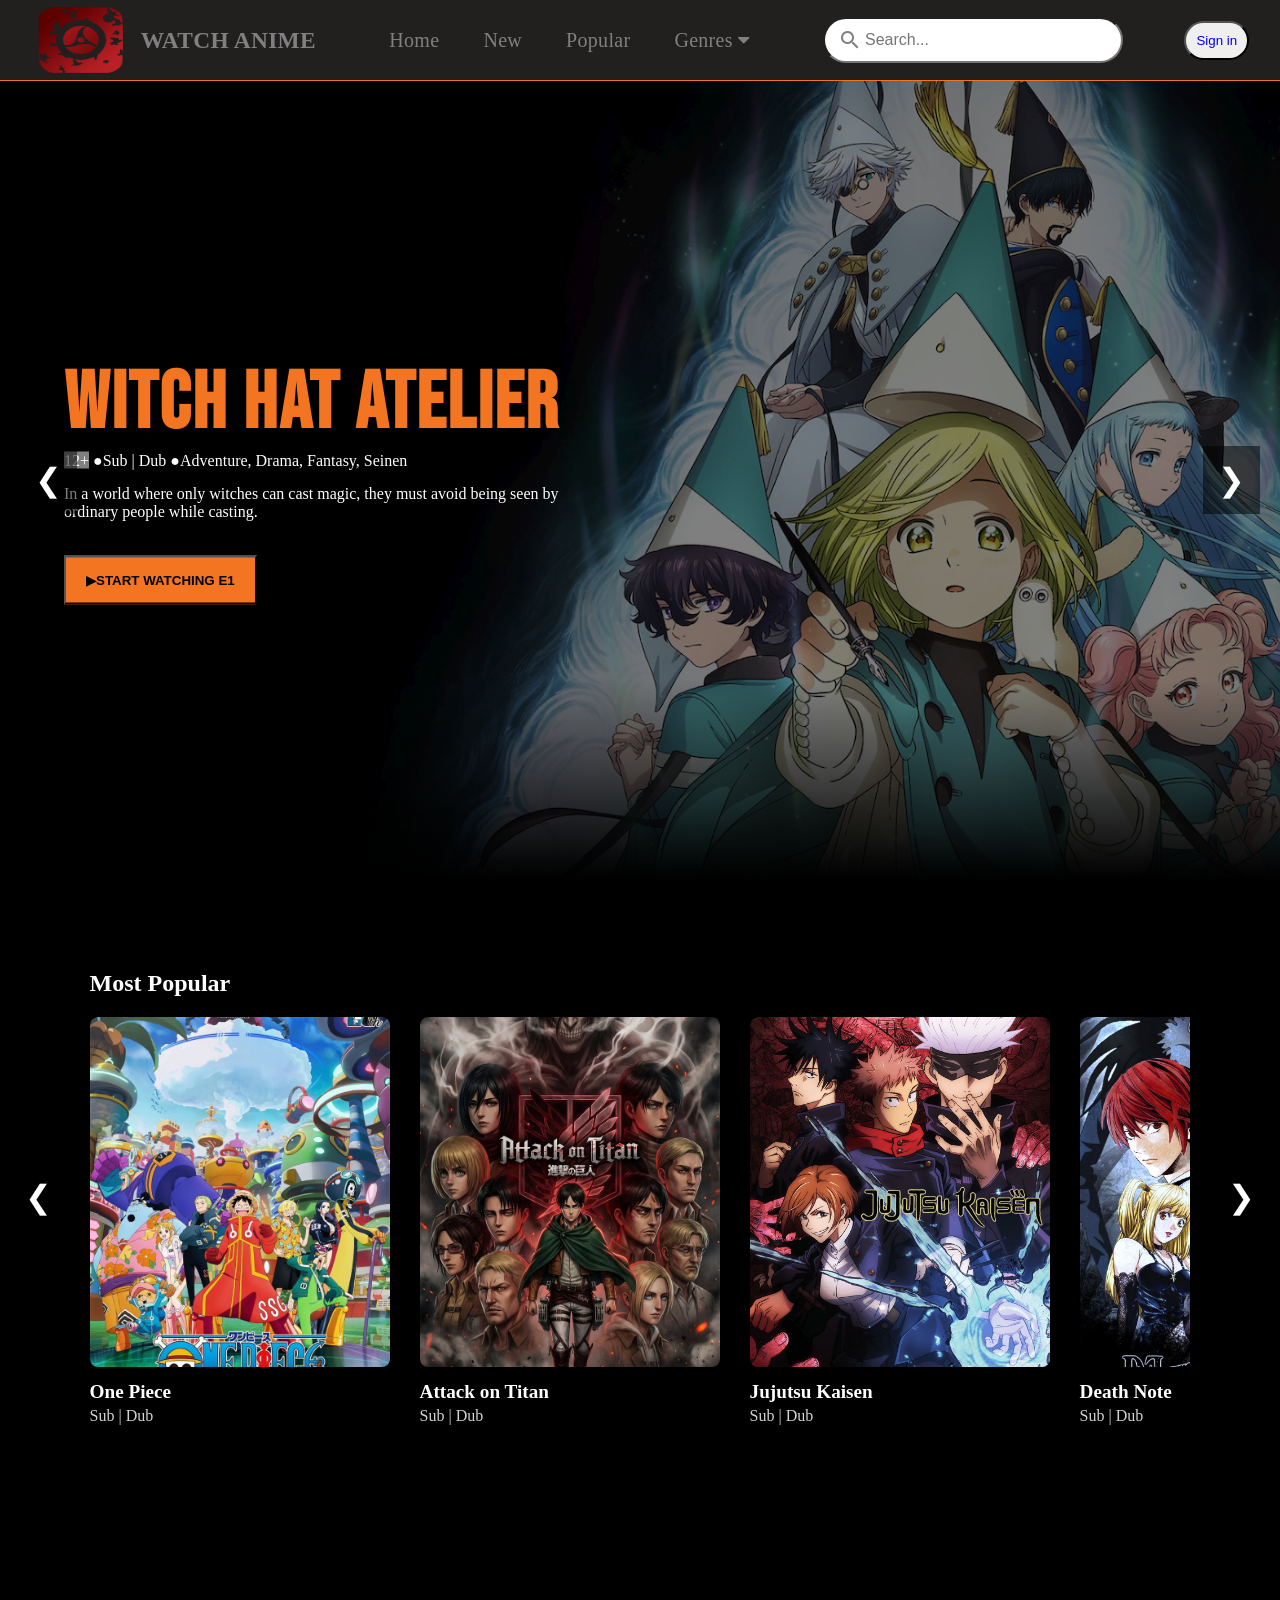
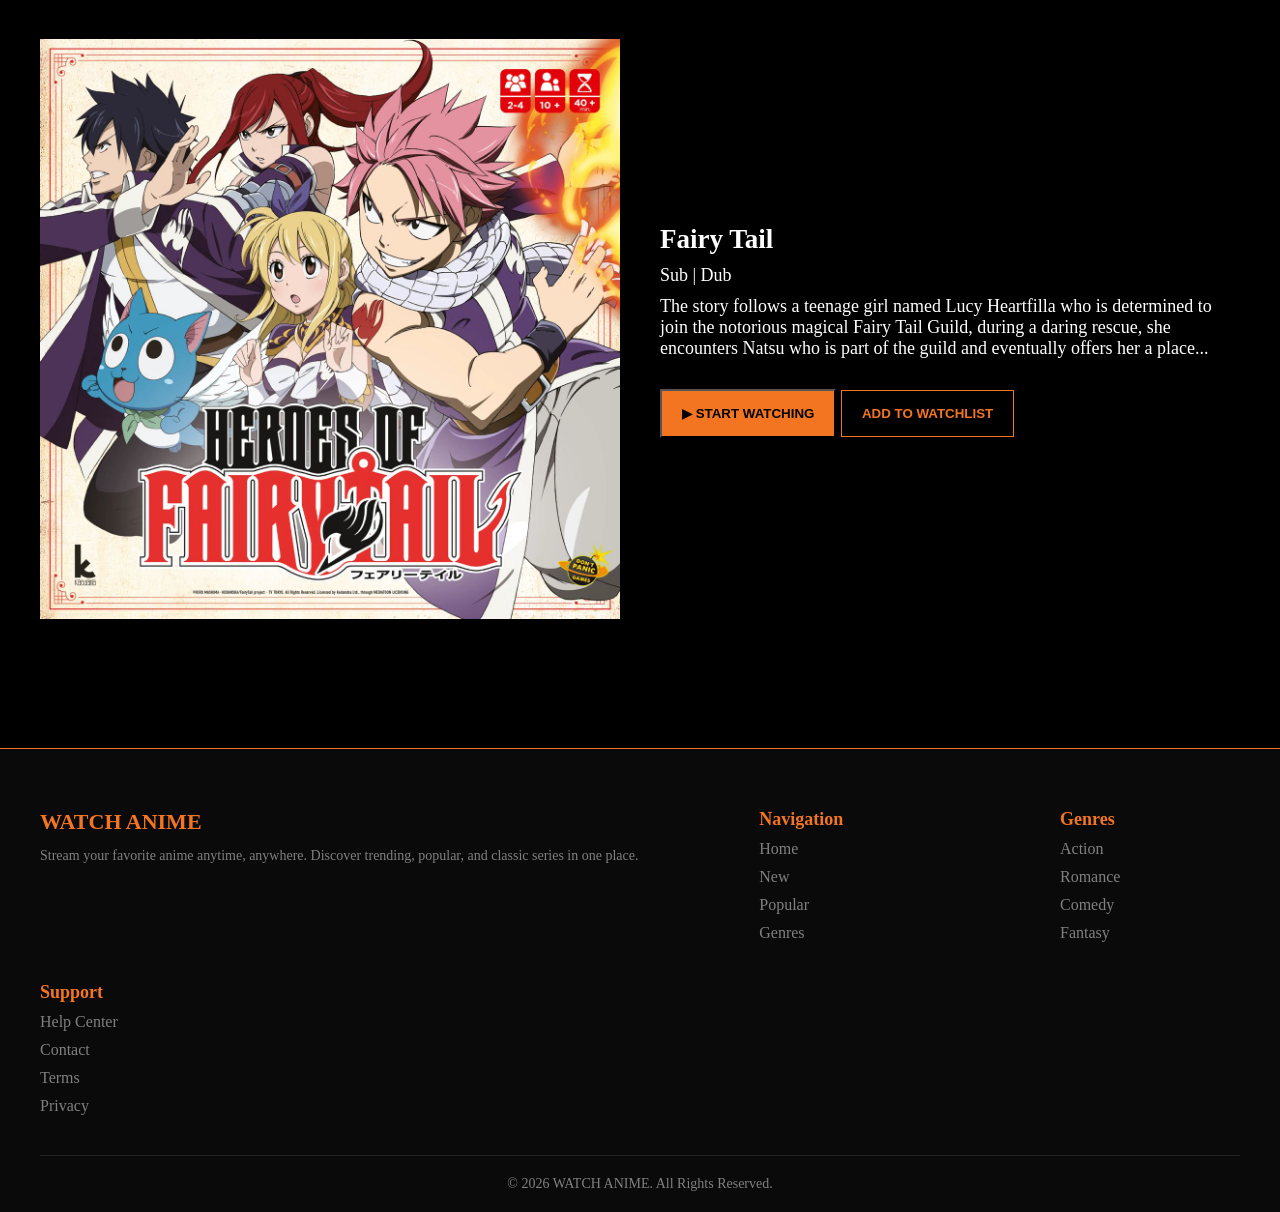
<file: index.html>
<!doctype html>
<html lang="en">
  <head>
    <meta charset="UTF-8" />
    <meta name="viewport" content="width=device-width, initial-scale=1.0" />
    <link
      href="https://fonts.googleapis.com/icon?family=Material+Icons"
      rel="stylesheet"
    />
    <link
      rel="stylesheet"
      href="https://cdnjs.cloudflare.com/ajax/libs/font-awesome/4.7.0/css/font-awesome.min.css"
    />
    <link
      href="https://fonts.googleapis.com/css2?family=Bebas+Neue&display=swap"
      rel="stylesheet"
    />
    <link rel="stylesheet" href="style.css">
    <title>AnimeWeb</title>
  
  </head>
  <body>
    <section class="header">
      <nav>
        <div class="logo">
          <img src="Images/log (2).png" />
          <h1>WATCH ANIME</h1>
        </div>

        <div class="navbars">
          <ul>
            <li><a href="index.html">Home</a></li>
            <li><a href="new.html">New</a></li>
            <li><a href="mostpopular.html">Popular</a></li>

            <li class="dropdown">
              <a href="#">Genres <i class="fa fa-caret-down"></i></a>
              <ul class="dropdown-menu">
                <li><a href="#">Action</a></li>
                <li><a href="#">Adventure</a></li>

                <li><a href="#">Comedy</a></li>

                <li><a href="#">Romance</a></li>

                <li><a href="#">Fantasy</a></li>
              </ul>
            </li>
          </ul>
        </div>

        <div class="search">
          <i class="material-icons">search</i>
          <input type="text" placeholder="Search..." />
        </div>

        <div>
          <button class="sign">
            <a href="login.html"> Sign in</a>
          </button>
        </div>
        <div class="hamburger" onclick="toggleMenu()">
          <i class="fa fa-bars"></i>
        </div>
      </nav>
    </section>

    <section class="banner">
      <button class="prev">&#10094;</button>
      <button class="next">&#10095;</button>
      <div class="content active slide1">
        <div class="anime-meta">
          <h2>witch hat atelier</h2>
          <span class="age">12+</span>
          <span>●Sub | Dub</span>
          <a href="#">●Adventure, Drama, Fantasy, Seinen</a>
          <p>
            In a world where only witches can cast magic, they must avoid being
            seen by ordinary people while casting.
          </p>
          <button>▶START WATCHING E1</button>
        </div>
      </div>

      <div class="content slide2">
        <div class="anime-meta">
          <h2>go for it nakamura-kun</h2>
          <span class="age">16+</span>
          <span>●Sub | Dub</span>
          <a href="#">●Romance, Comedy, Slice of Life</a>
          <p>
            Love at first sight is no myth—just ask Okuto Nakamura. Whenever his
            dreamy classmate Aiki Hirose enters the room, his heart skips a
            beat, despite the fact that they’ve never actually spoken.
          </p>
          <button>▶START WATCHING E1</button>
        </div>
      </div>

      <div class="content slide3">
        <div class="anime-meta">
          <h2>The warrior princess and the barbaric king</h2>
          <span class="age">16+</span>
          <span>●Sub | Dub</span>
          <a href="#">●Fantasy, Comedy, Romance, Shonen</a>
          <p>
            Serafina, the West’s fiercest knight, expected torture when captured
            by barbarians. Instead, she got a marriage proposal! Marrying her
            sworn enemy is a hard no!
          </p>
          <button>▶START WATCHING E1</button>
        </div>
      </div>

      <div class="content slide4">
        <div class="anime-meta">
          <h2>The Apothecary Diaries</h2>
          <span class="age">14+</span>
          <span>●Sub | Dub</span>
          <a href="#">●Drama, Sojho</a>
          <p>
            The Apothecary Diaries is a captivating anime series that weaves
            together mystery, historical intrigue, and medical science within
            the richly detailed world of an imperial court.
          </p>
          <button>▶START WATCHING E1</button>
        </div>
      </div>
    </section>

    <section class="anime-section">
      <h1>Most Popular</h1>
      <button class="card-prev">&#10094;</button>
      <button class="card-next">&#10095;</button>

      <div class="cards">
        <div class="card">
          <div class="image-box">
            <img src="Images/onepiece.jpg" />
            <div class="overlay">
              <h2>One Piece</h2>

              <div class="meta">
                <p>⭐ 4.8 (822.7k)</p>
                <p>7 Seasons</p>
                <p>462 Episodes</p>
              </div>

              <p class="desc">
                Monkey D. Luffy refuses to let anyone or anything stand in the
                way of his quest to become the King of the Pirates...
              </p>
              <button>▶ Watch Now</button>
            </div>
          </div>

          <h2>One Piece</h2>
          <p>Sub | Dub</p>
        </div>

        <div class="card">
          <div class="image-box">
            <img src="Images/attack.jpg" />
            <div class="overlay">
              <h2>Attack on Titan</h2>

              <div class="meta">
                <p>⭐9.0</p>
                <p>4 Seasons</p>
                <p>87 Episodes</p>
              </div>

              <p class="desc">
                After a devastating Titan attack, Eren Yeager joins the fight to
                destroy the creatures threatening humanity’s survival...
              </p>
              <button>▶ Watch Now</button>
            </div>
          </div>

          <h2>Attack on Titan</h2>
          <p>Sub | Dub</p>
        </div>
        <div class="card">
          <div class="image-box">
            <img src="Images/jujutsu.jpg" />
            <div class="overlay">
              <h2>Jujutsu Kaisen</h2>

              <div class="meta">
                <p>⭐4.9 (789.9k)</p>
                <p>3 Seasons</p>
                <p>59 Episodes</p>
              </div>

              <p class="desc">
                Yuji Itadori becomes part of the Jujutsu world after swallowing
                a cursed object and gaining the power of a deadly curse...
              </p>
              <button>▶ Watch Now</button>
            </div>
          </div>

          <h2>Jujutsu Kaisen</h2>
          <p>Sub | Dub</p>
        </div>
        <div class="card">
          <div class="image-box">
            <img src="Images/death.jpg" />
            <div class="overlay">
              <h2>Death Note</h2>

              <div class="meta">
                <p>⭐9.0(legendary psychological thriller)</p>
                <p>1 Season</p>
                <p>39 Episodes</p>
              </div>

              <p class="desc">
                Light Yagami finds a Death Note that lets him kill criminals,
                but his idea of justice soon turns into a dangerous obsession...
              </p>
              <button>▶ Watch Now</button>
            </div>
          </div>

          <h2>Death Note</h2>
          <p>Sub | Dub</p>
        </div>
        <div class="card">
          <div class="image-box">
            <img src="Images/fullmeta.jpg" />
            <div class="overlay">
              <h2>Fullmetal Alchemist</h2>

              <div class="meta">
                <p>⭐4.6(256)</p>
                <p>1 Season</p>
                <p>51 Episodes</p>
              </div>

              <p class="desc">
                Edward and Alphonse Elric pay a heavy price for trying to revive
                their mother, and now journey through a world of alchemy to
                regain what they lost...
              </p>
              <button>▶ Watch Now</button>
            </div>
          </div>

          <h2>Fullmetal Alchemist</h2>
          <p>Sub | Dub</p>
        </div>
        <div class="card">
          <div class="image-box">
            <img src="Images/cowboy.jpg" />
            <div class="overlay">
              <h2>Cowboy Bebop</h2>

              <div class="meta">
                <p>⭐8.9 ★ (legendary space western anime)</p>
                <p>1 Season</p>
                <p>26 Episodes</p>
              </div>

              <p class="desc">
                A ragtag crew of bounty hunters travels through space aboard the
                Bebop, taking on dangerous missions while each member is haunted
                by their mysterious past...
              </p>
              <button>▶ Watch Now</button>
            </div>
          </div>

          <h2>Cowboy Bebop</h2>
          <p>Sub | Dub</p>
        </div>
        <div class="card">
          <div class="image-box">
            <img src="Images/NAURUTO.jpg" />
            <div class="overlay">
              <h2>Naruto</h2>

              <div class="meta">
                <p>⭐4.8(117.8k))</p>
                <p>5 Seasons</p>
                <p>220 Episodes</p>
              </div>

              <p class="desc">
                Naruto Uzumaki, a young ninja with a powerful sealed beast
                inside him, dreams of becoming Hokage while facing powerful
                enemies and building strong friendships along the way...
              </p>
              <button>▶ Watch Now</button>
            </div>
          </div>

          <h2>Naruto</h2>
          <p>Sub | Dub</p>
        </div>
        <div class="card">
          <div class="image-box">
            <img src="Images/steins.jpg" />
            <div class="overlay">
              <h2>Steins;Gate</h2>

              <div class="meta">
                <p>⭐4.5 (38.9k)</p>
                <p>1 Season</p>
                <p>12 Episodes</p>
              </div>

              <p class="desc">
                A self-proclaimed mad scientist accidentally discovers time
                travel and gets caught in a dangerous chain of events where
                every choice changes the future and threatens the lives of his
                friends...
              </p>
              <button>▶ Watch Now</button>
            </div>
          </div>

          <h2>Steins;Gate</h2>
          <p>Sub | Dub</p>
        </div>
      </div>
    </section>
    <section class="small-banner">
      <div class="image-banner">
        <img src="Images/fairytail.jpg" />
      </div>
      <div class="image-text">
        <h1>Fairy Tail</h1>
        <p>Sub | Dub</p>
        <p>
          The story follows a teenage girl named Lucy Heartfilla who is
          determined to join the notorious magical Fairy Tail Guild, during a
          daring rescue, she encounters Natsu who is part of the guild and
          eventually offers her a place...
        </p>
        <div>
          <button class="b1">▶ START WATCHING</button>
          <button class="b2">ADD TO WATCHLIST</button>
        </div>
      </div>
    </section>
    <footer class="footer">
      <div class="footer-container">
        <div class="footer-box">
          <h2>WATCH ANIME</h2>
          <p>
            Stream your favorite anime anytime, anywhere. Discover trending,
            popular, and classic series in one place.
          </p>
        </div>

        <div class="footer-box">
          <h3>Navigation</h3>
          <a href="#">Home</a>
          <a href="#">New</a>
          <a href="#">Popular</a>
          <a href="#">Genres</a>
        </div>

        <div class="footer-box">
          <h3>Genres</h3>
          <a href="#">Action</a>
          <a href="#">Romance</a>
          <a href="#">Comedy</a>
          <a href="#">Fantasy</a>
        </div>

        <div class="footer-box">
          <h3>Support</h3>
          <a href="#">Help Center</a>
          <a href="#">Contact</a>
          <a href="#">Terms</a>
          <a href="#">Privacy</a>
        </div>
      </div>

      <div class="footer-bottom">
        <p>© 2026 WATCH ANIME. All Rights Reserved.</p>
      </div>
    </footer>

    <script src="script.js">
     
    </script>
  </body>
</html>
</file>
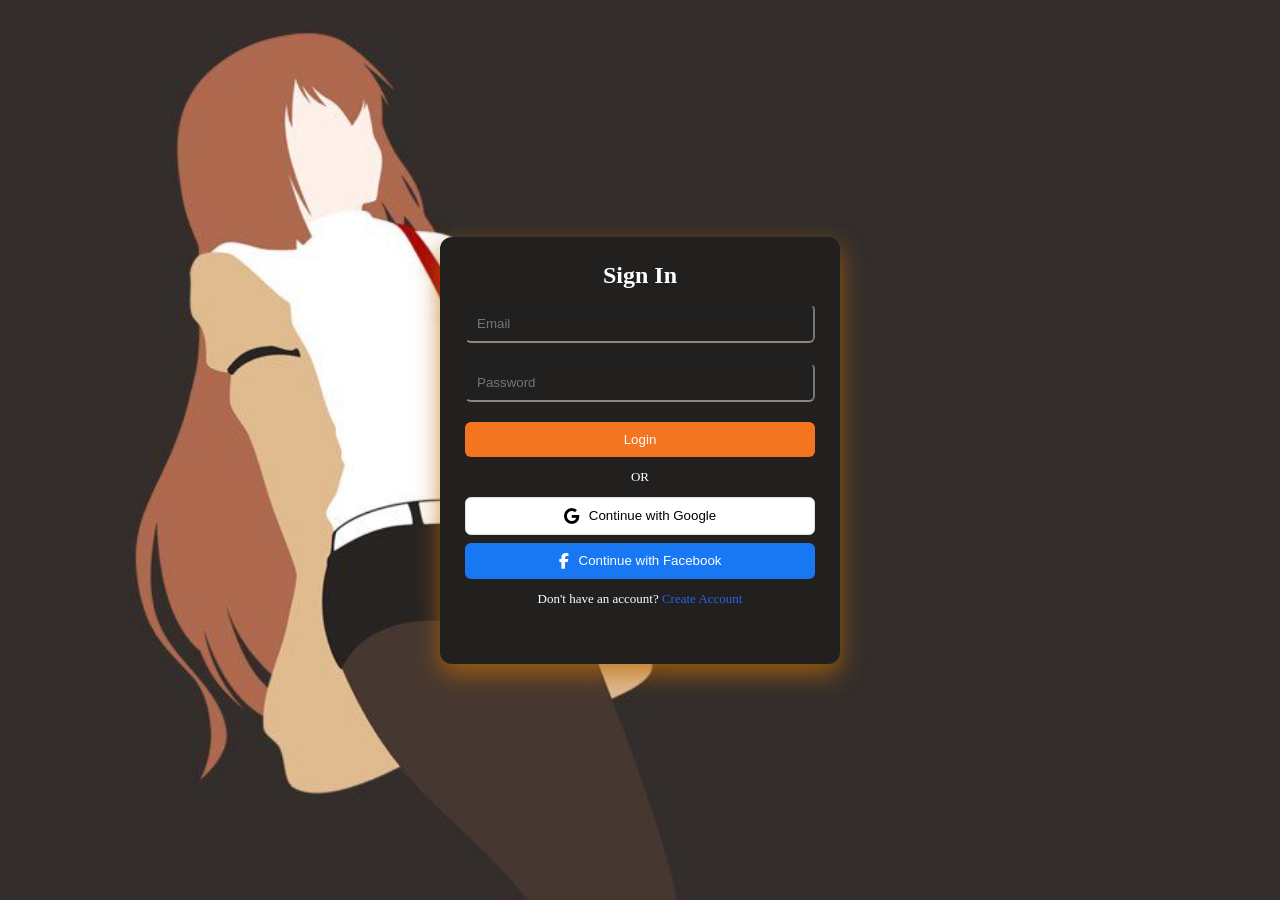
<file: login.html>
<!doctype html>
<html lang="en">
  <head>
    <meta charset="UTF-8" />
    <meta name="viewport" content="width=device-width, initial-scale=1.0" />
    <title>Login</title>

    <link
      rel="stylesheet"
      href="https://cdnjs.cloudflare.com/ajax/libs/font-awesome/6.5.0/css/all.min.css"
    />

    <link rel="stylesheet" href="style.css">
  </head>

  <body class="login">
    <div class="loginCard">
      <h2>Sign In</h2>

      <form id="form" novalidate>
        <input id="email" type="email" placeholder="Email" required />
        <p class="error" id="emailError"></p>

        <input id="password" type="password" placeholder="Password" required />
        <p class="error" id="passwordError"></p>

        <button type="submit" class="main-btn">Login</button>

        <div class="divider">OR</div>

        <button
          type="button"
          class="social-btn google"
          onclick="socialLogin('Google')"
        >
          <i class="fab fa-google"></i> Continue with Google
        </button>

        <button
          type="button"
          class="social-btn facebook"
          onclick="socialLogin('Facebook')"
        >
          <i class="fab fa-facebook-f"></i> Continue with Facebook
        </button>
      </form>

      <div class="link">
        Don't have an account? <a href="#">Create Account</a>
      </div>
      <p class="success" id="successMsg"></p>
    </div>

    <script src="login.js">
      
    </script>
  </body>
</html>
</file>
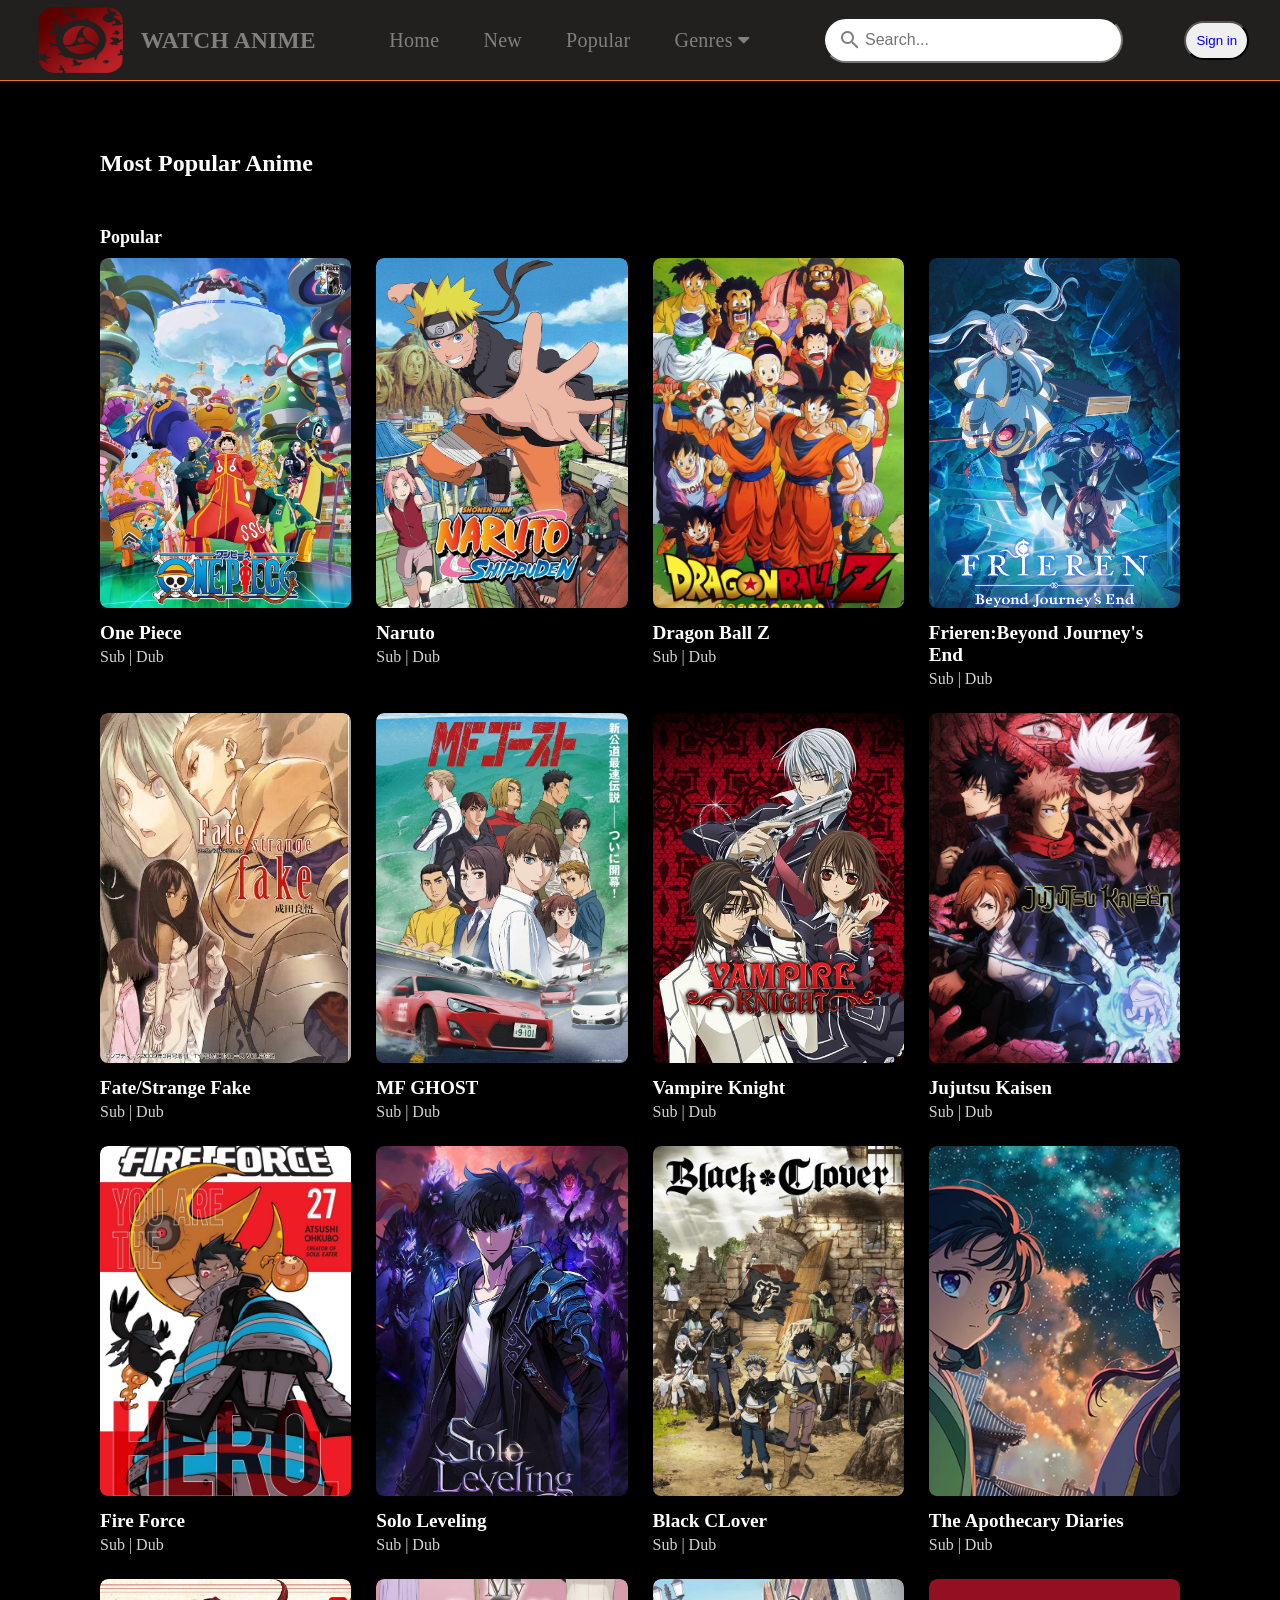
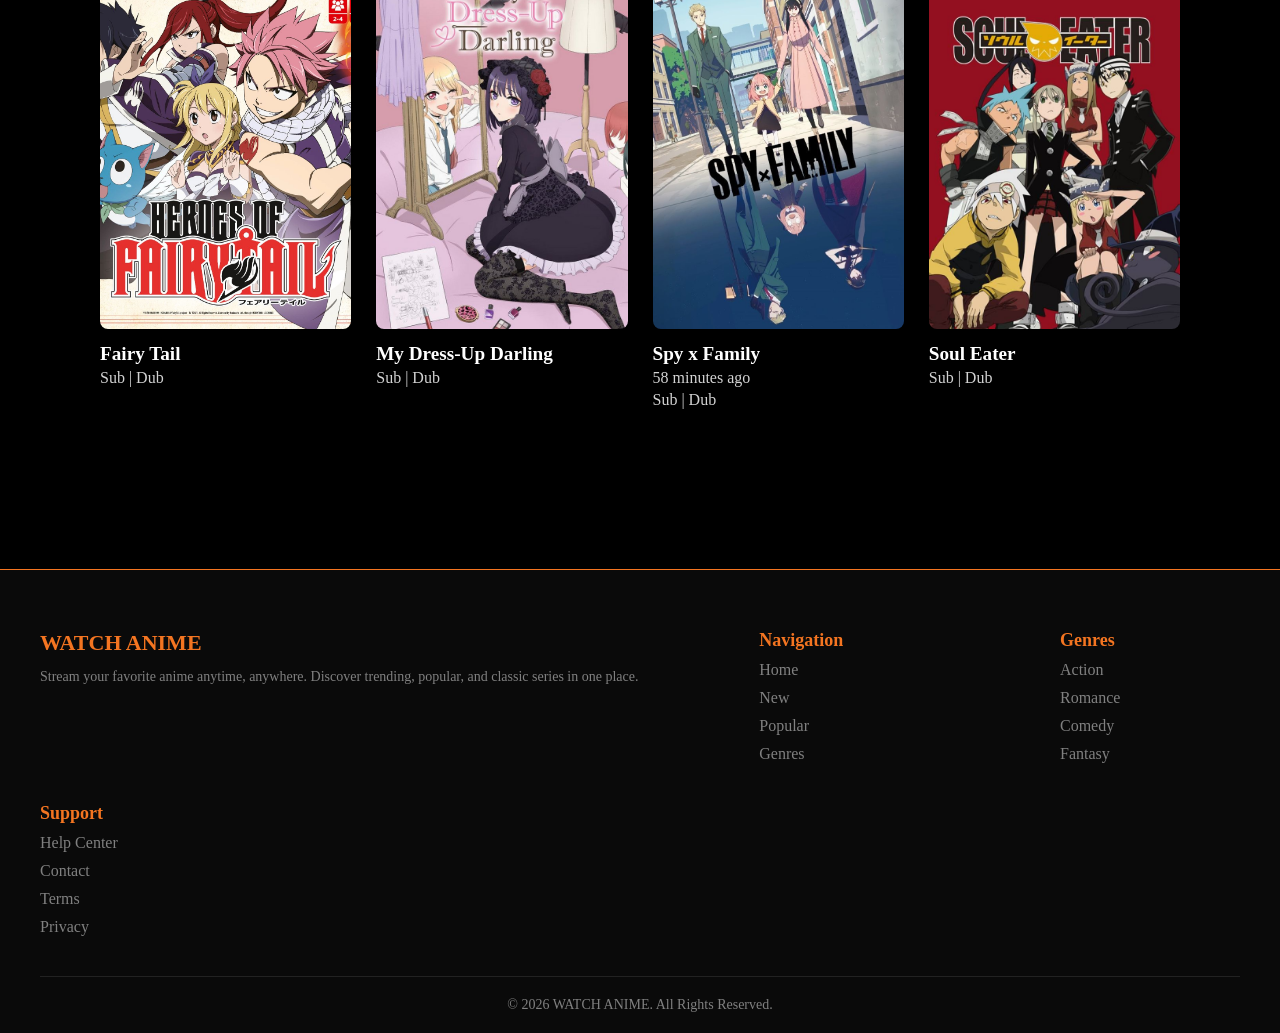
<file: mostpopular.html>
<!doctype html>
<html lang="en">
  <head>
    <meta charset="UTF-8" />
    <meta name="viewport" content="width=device-width, initial-scale=1.0" />
    <title>New Anime</title>
    <link
      href="https://fonts.googleapis.com/icon?family=Material+Icons"
      rel="stylesheet"
    />
    <link
      rel="stylesheet"
      href="https://cdnjs.cloudflare.com/ajax/libs/font-awesome/4.7.0/css/font-awesome.min.css"
    />
    <link rel="stylesheet" href="style.css">
  </head>

  <body>
    <section class="header">
      <nav>
        <div class="logo">
          <img src="Images/log (2).png" />
          <h1>WATCH ANIME</h1>
        </div>

        <div class="navbars">
          <ul>
            <li><a href="index.html">Home</a></li>
            <li><a href="new.html">New</a></li>
            <li><a href="mostpopular.html">Popular</a></li>

            <li class="dropdown">
              <a href="#">Genres <i class="fa fa-caret-down"></i></a>
              <ul class="dropdown-menu">
                <li><a href="#">Action</a></li>
                <li><a href="#">Adventure</a></li>

                <li><a href="#">Comedy</a></li>

                <li><a href="#">Romance</a></li>

                <li><a href="#">Fantasy</a></li>
              </ul>
            </li>
          </ul>
        </div>

        <div class="search">
          <i class="material-icons">search</i>
          <input type="text" placeholder="Search..." />
        </div>

        <div>
          <button class="sign">
            <a href="login.html">Sign in</a>
          </button>
        </div>
        <div class="hamburger" onclick="toggleMenu()">
          <i class="fa fa-bars"></i>
        </div>
      </nav>
    </section>

    <section style="margin-top: 100px" class="grid-container">
      <h1>Most Popular Anime</h1>

      <h3>Popular</h3>
      <div class="grid-card">
        <div class="card">
          <div class="image-box">
            <img src="Images/onepiece.jpg" />
            <div class="overlay">
              <h2>One Piece</h2>

              <div class="meta">
                <p>⭐ 4.8 (822.7k)</p>
                <p>7 Seasons</p>
                <p>462 Episodes</p>
              </div>

              <p class="desc">
                Monkey D. Luffy refuses to let anyone or anything stand in the
                way of his quest to become the King of the Pirates...
              </p>
              <button>▶ Watch Now</button>
            </div>
          </div>
          <h2>One Piece</h2>
          <p>Sub | Dub</p>
        </div>

        <div class="card">
          <div class="image-box">
            <img src="Images/NAURUTO.jpg" />
            <div class="overlay">
              <h2>Naruto</h2>

              <div class="meta">
                <p>⭐ 4.8 (117.8k)</p>
                <p>5 Seasons</p>
                <p>220 Episodes</p>
              </div>

              <p class="desc">
                Naruto Uzumaki, a young ninja with a powerful sealed beast
                inside him, dreams of becoming Hokage while facing powerful
                enemies and building strong friendships along the way...
              </p>
              <button>▶ Watch Now</button>
            </div>
          </div>

          <h2>Naruto</h2>
          <p>Sub | Dub</p>
        </div>

        <div class="card">
          <div class="image-box">
            <img src="Images/dragon.jpg" />
            <div class="overlay">
              <h2>Dragon Ball Z</h2>

              <div class="meta">
                <p>⭐ 8.8/10</p>
                <p>9 Seasons</p>
                <p>291 Episodes</p>
              </div>

              <p class="desc">
                Goku and his allies defend Earth from powerful foes, including
                Saiyans, androids, and intergalactic tyrants, in epic battles
                that push them beyond their limits...
              </p>
              <button>▶ Watch Now</button>
            </div>
          </div>

          <h2>Dragon Ball Z</h2>
          <p>Sub | Dub</p>
        </div>

        <div class="card">
          <div class="image-box">
            <img src="Images/fri.jpg" />
            <div class="overlay">
              <h2>Frieren:Beyond Journey's end</h2>

              <div class="meta">
                <p>⭐ 4.9 (375.4k)</p>
                <p>2 Seasons</p>
                <p>38 Episodes</p>
              </div>

              <p class="desc">
                After the Demon King is defeated, the elf mage Frieren begins a
                new journey to understand humanity, friendship, and the passage
                of time...
              </p>
              <button>▶ Watch Now</button>
            </div>
          </div>

          <h2>Frieren:Beyond Journey's End</h2>
          <p>Sub | Dub</p>
        </div>

        <div class="card">
          <div class="image-box">
            <img src="Images/fate.jpg" />
            <div class="overlay">
              <h2>Fate/Strange Fake</h2>

              <div class="meta">
                <p>⭐ 4.8 (28.3k)</p>
                <p>1 Season</p>
                <p>14 Episodes</p>
              </div>

              <p class="desc">
                A fake Holy Grail War erupts in a distorted version of Snowfield
                City, where flawed summons, false Heroes, and unpredictable
                masters clash in a deadly battle for the wish-granting Grail...
              </p>
              <button>▶ Watch Now</button>
            </div>
          </div>

          <h2>Fate/Strange Fake</h2>
          <p>Sub | Dub</p>
        </div>

        <div class="card">
          <div class="image-box">
            <img src="Images/MF.jpg" />
            <div class="overlay">
              <h2>MF GHOST</h2>

              <div class="meta">
                <p>⭐ 4.8 (29k)</p>
                <p>3 SeasonS</p>
                <p>43 Episodes</p>
              </div>

              <p class="desc">
                In a future where self-driving cars dominate the roads, a young
                racer returns to Japan to compete in MFG—a high-speed street
                racing league where human drivers push machines to their
                limits...
              </p>
              <button>▶ Watch Now</button>
            </div>
          </div>

          <h2>MF GHOST</h2>
          <p>Sub | Dub</p>
        </div>

        <div class="card">
          <div class="image-box">
            <img src="Images/vampire.jpg" />
            <div class="overlay">
              <h2>Vampire Knight</h2>

              <div class="meta">
                <p>⭐ 4.4 (6.6k)</p>
                <p>2 Seasons</p>
                <p>26 Episodes</p>
              </div>

              <p class="desc">
                At a prestigious academy where humans and vampires secretly
                coexist, Yuki Cross uncovers dark truths about her past while
                caught between two powerful vampire brothers...
              </p>
              <button>▶ Watch Now</button>
            </div>
          </div>

          <h2>Vampire Knight</h2>
          <p>Sub | Dub</p>
        </div>

        <div class="card">
          <div class="image-box">
            <img src="Images/jujutsu.jpg" />
            <div class="overlay">
              <h2>Jujutsu Kaisen</h2>

              <div class="meta">
                <p>⭐ 4.9 (790k)</p>
                <p>3 Seasons</p>
                <p>59 Episodes</p>
              </div>

              <p class="desc">
                Yuji Itadori becomes part of the Jujutsu world after swallowing
                a cursed object and gaining the power of a deadly curse...
              </p>
              <button>▶ Watch Now</button>
            </div>
          </div>

          <h2>Jujutsu Kaisen</h2>
          <p>Sub | Dub</p>
        </div>
        <!-- </div> -->
        <!-- </section>

    <section style="margin-top: 2px" class="grid-container">
      <h3 style="font-size: 20px">This Past Week</h3>
      <div class="grid-card"> -->
        <div class="card">
          <div class="image-box">
            <img src="Images/fire.jpg" />
            <div class="overlay">
              <h2>Fire Force</h2>

              <div class="meta">
                <p>⭐ 4.7(154.1k)</p>
                <p>3 Seasons</p>
                <p>74 Episodes</p>
              </div>

              <p class="desc">
                In a world where people can suddenly burst into flames and
                become destructive monsters known as Infernals, special
                firefighting units called the Fire Force battle the threat.
                Shinra Kusakabe, a young firefighter with the ability...
                <button>▶ Watch Now</button>
              </p>
            </div>
          </div>
          <h2>Fire Force</h2>
          <p>Sub | Dub</p>
        </div>

        <div class="card">
          <div class="image-box">
            <img src="Images/solo.jpg" />
            <div class="overlay">
              <h2>Solo Leveling</h2>

              <div class="meta">
                <p>⭐ 4.9 (1M)</p>
                <p>2 Seasons</p>
                <p>26 Episodes</p>
              </div>

              <p class="desc"></p>
              <button>▶ Watch Now</button>
            </div>
          </div>

          <h2>Solo Leveling</h2>
          <p>Sub | Dub</p>
        </div>

        <div class="card">
          <div class="image-box">
            <img src="Images/black.jpg" />
            <div class="overlay">
              <h2>Black Clover</h2>

              <div class="meta">
                <p>⭐ 4.8 (288.4k)</p>
                <p>5 Seasons</p>
                <p>171 Episodes</p>
              </div>

              <p class="desc">
                In a world where magic is everything, Asta is born without any
                magical power. Despite this, he dreams of becoming the Wizard
                King. After receiving a mysterious five-leaf grimoire containing
                anti-magic powers, Asta begins an incredible...
              </p>
              <button>▶ Watch Now</button>
            </div>
          </div>

          <h2>Black CLover</h2>
          <p>Sub | Dub</p>
        </div>

        <div class="card">
          <div class="image-box">
            <img src="Images/b1.avif" />
            <div class="overlay">
              <h2>The Apothecary Diaries</h2>

              <div class="meta">
                <p>⭐ 6.1/10</p>
                <p>1 Season</p>
                <p>13 Episodes</p>
              </div>

              <p class="desc">
                The Apothecary Diaries is a captivating anime series that weaves
                together mystery, historical intrigue, and medical science
                within the richly detailed world of an imperial court.
              </p>
              <button>▶ Watch Now</button>
            </div>
          </div>

          <h2>The Apothecary Diaries</h2>
          <p>Sub | Dub</p>
        </div>

        <div class="card">
          <div class="image-box">
            <img src="Images/fairytail.jpg" />
            <div class="overlay">
              <h2>Fairy Tail</h2>

              <div class="meta">
                <p>⭐ 4.8 (227.2k)</p>
                <p>6 Seasons</p>
                <p>93 Episodes</p>
              </div>

              <p class="desc">
                The story follows a teenage girl named Lucy Heartfilla who is
                determined to join the notorious magical Fairy Tail Guild,
                during a daring rescue, she encounters Natsu who is part of the
                guild and eventually offers her a place...
              </p>
              <button>▶ Watch Now</button>
            </div>
          </div>

          <h2>Fairy Tail</h2>
          <p>Sub | Dub</p>
        </div>

        <div class="card">
          <div class="image-box">
            <img src="Images/dress.jpg" />
            <div class="overlay">
              <h2>My Dress-Up Darling</h2>

              <div class="meta">
                <p>⭐ 4.8 (267.6k)</p>
                <p>2 Seasons</p>
                <p>24 Episodes</p>
              </div>

              <p class="desc">
                Wakana Gojo is a quiet high school student who dreams of
                becoming a traditional hina doll craftsman. His life changes
                when the popular and energetic Marin Kitagawa discovers his
                sewing skills and asks him to help create cosplay costumes...
              </p>
              <button>▶ Watch Now</button>
            </div>
          </div>

          <h2>My Dress-Up Darling</h2>
          <p>Sub | Dub</p>
        </div>

        <div class="card">
          <div class="image-box">
            <img src="Images/spy.jpg" />
            <div class="overlay">
              <h2>Spy x Family</h2>

              <div class="meta">
                <p>⭐ 4.9 (422.7k)</p>
                <p>3 Seasons</p>
                <p>50 Episodes</p>
              </div>

              <p class="desc">
                Master spy Twilight creates a fake family to complete a secret
                mission, unaware that his adopted daughter is a telepath and his
                wife is a deadly assassin...
              </p>
              <button>▶ Watch Now</button>
            </div>
          </div>

          <h2>Spy x Family</h2>
          <p>58 minutes ago</p>
          <p>Sub | Dub</p>
        </div>

        <div class="card">
          <div class="image-box">
            <img src="Images/soul.jpg" />
            <div class="overlay">
              <h2>Soul Eater</h2>

              <div class="meta">
                <p>⭐ 4.8 (42.6k)</p>
                <p>1 Season</p>
                <p>51 Episodes</p>
              </div>

              <p class="desc">
                At the Death Weapon Meister Academy (DWMA), students train in
                pairs consisting of a weapon meister and a human weapon who can
                transform into deadly weapons. Their goal is to collect the
                souls of evil humans and witches to create a powerful Death
                Scythe...
              </p>
              <button>▶ Watch Now</button>
            </div>
          </div>

          <h2>Soul Eater</h2>
          <p>Sub | Dub</p>
        </div>
      </div>
    </section>

    <footer class="footer">
      <div class="footer-container">
        <div class="footer-box">
          <h2>WATCH ANIME</h2>
          <p>
            Stream your favorite anime anytime, anywhere. Discover trending,
            popular, and classic series in one place.
          </p>
        </div>

        <div class="footer-box">
          <h3>Navigation</h3>
          <a href="#">Home</a>
          <a href="#">New</a>
          <a href="#">Popular</a>
          <a href="#">Genres</a>
        </div>

        <div class="footer-box">
          <h3>Genres</h3>
          <a href="#">Action</a>
          <a href="#">Romance</a>
          <a href="#">Comedy</a>
          <a href="#">Fantasy</a>
        </div>

        <div class="footer-box">
          <h3>Support</h3>
          <a href="#">Help Center</a>
          <a href="#">Contact</a>
          <a href="#">Terms</a>
          <a href="#">Privacy</a>
        </div>
      </div>

      <div class="footer-bottom">
        <p>© 2026 WATCH ANIME. All Rights Reserved.</p>
      </div>
    </footer>
    <script src="script.js">
     
    </script>
  </body>
</html>
</file>
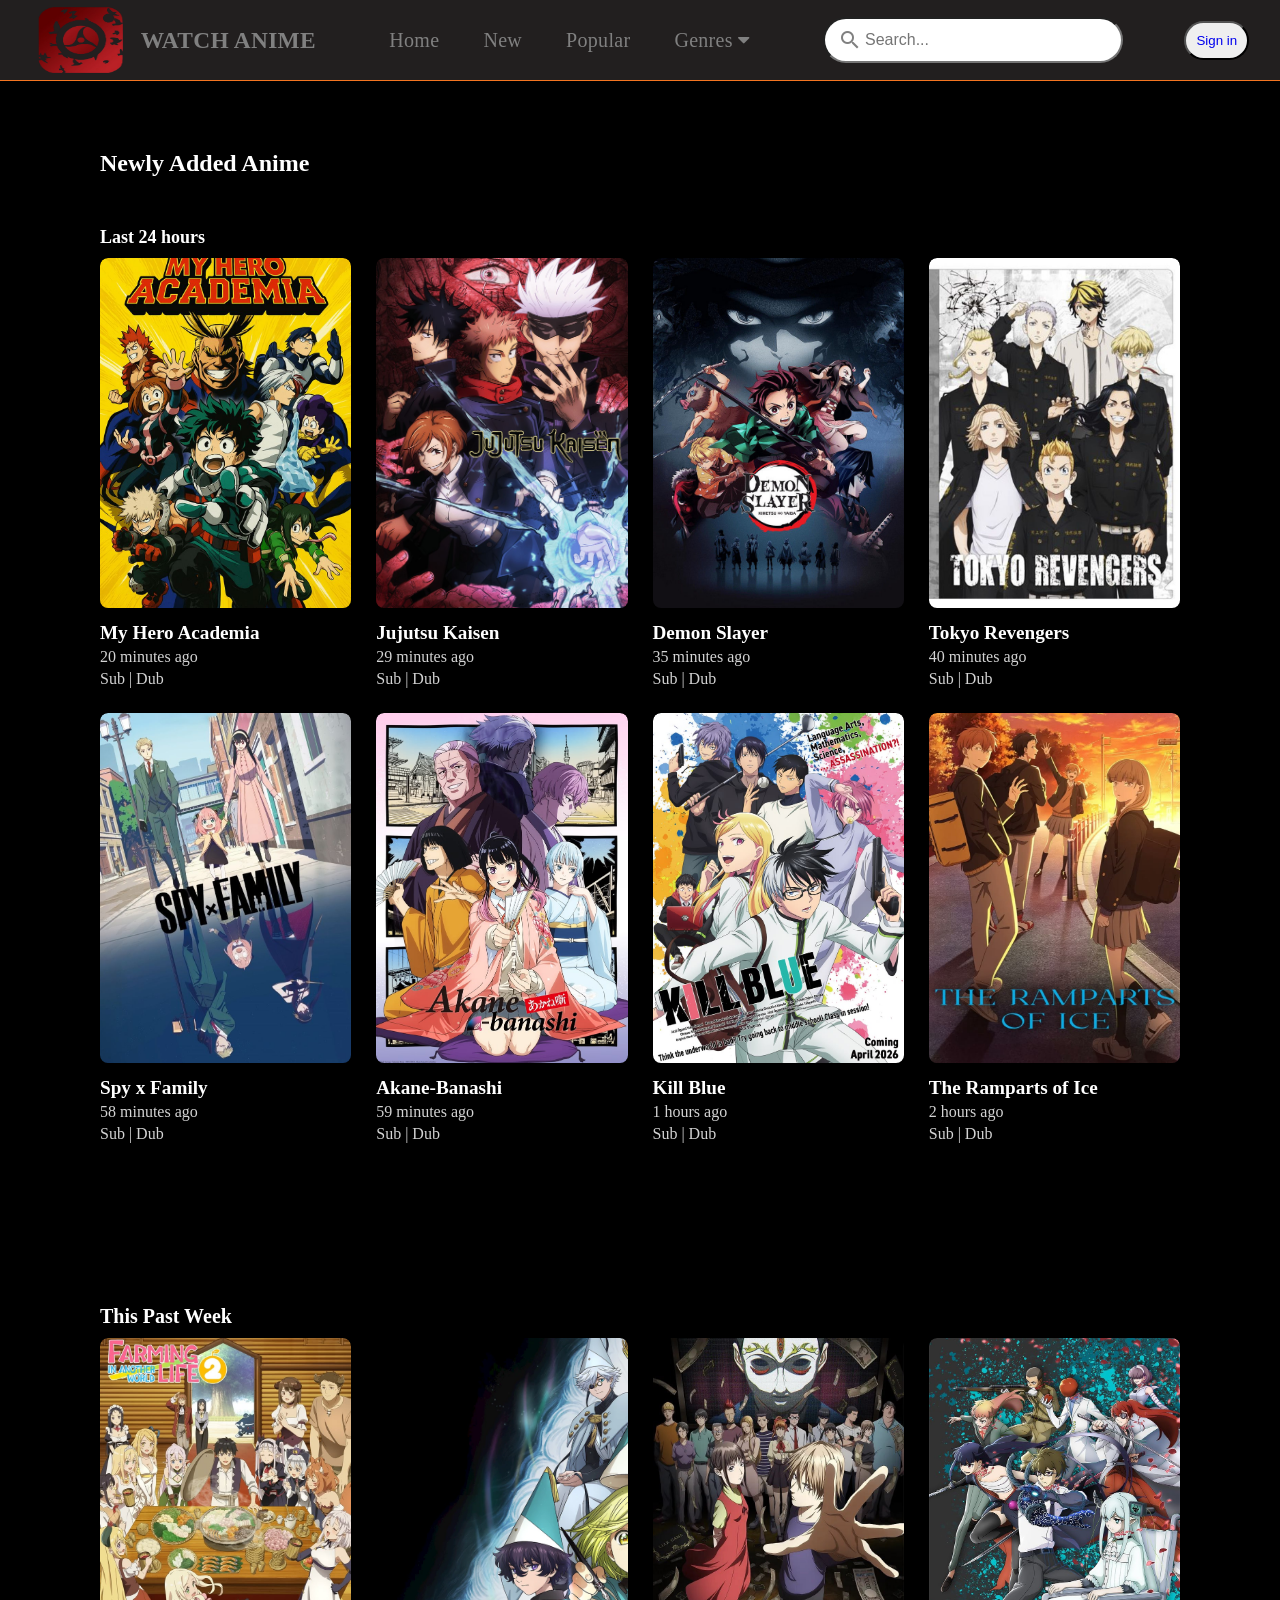
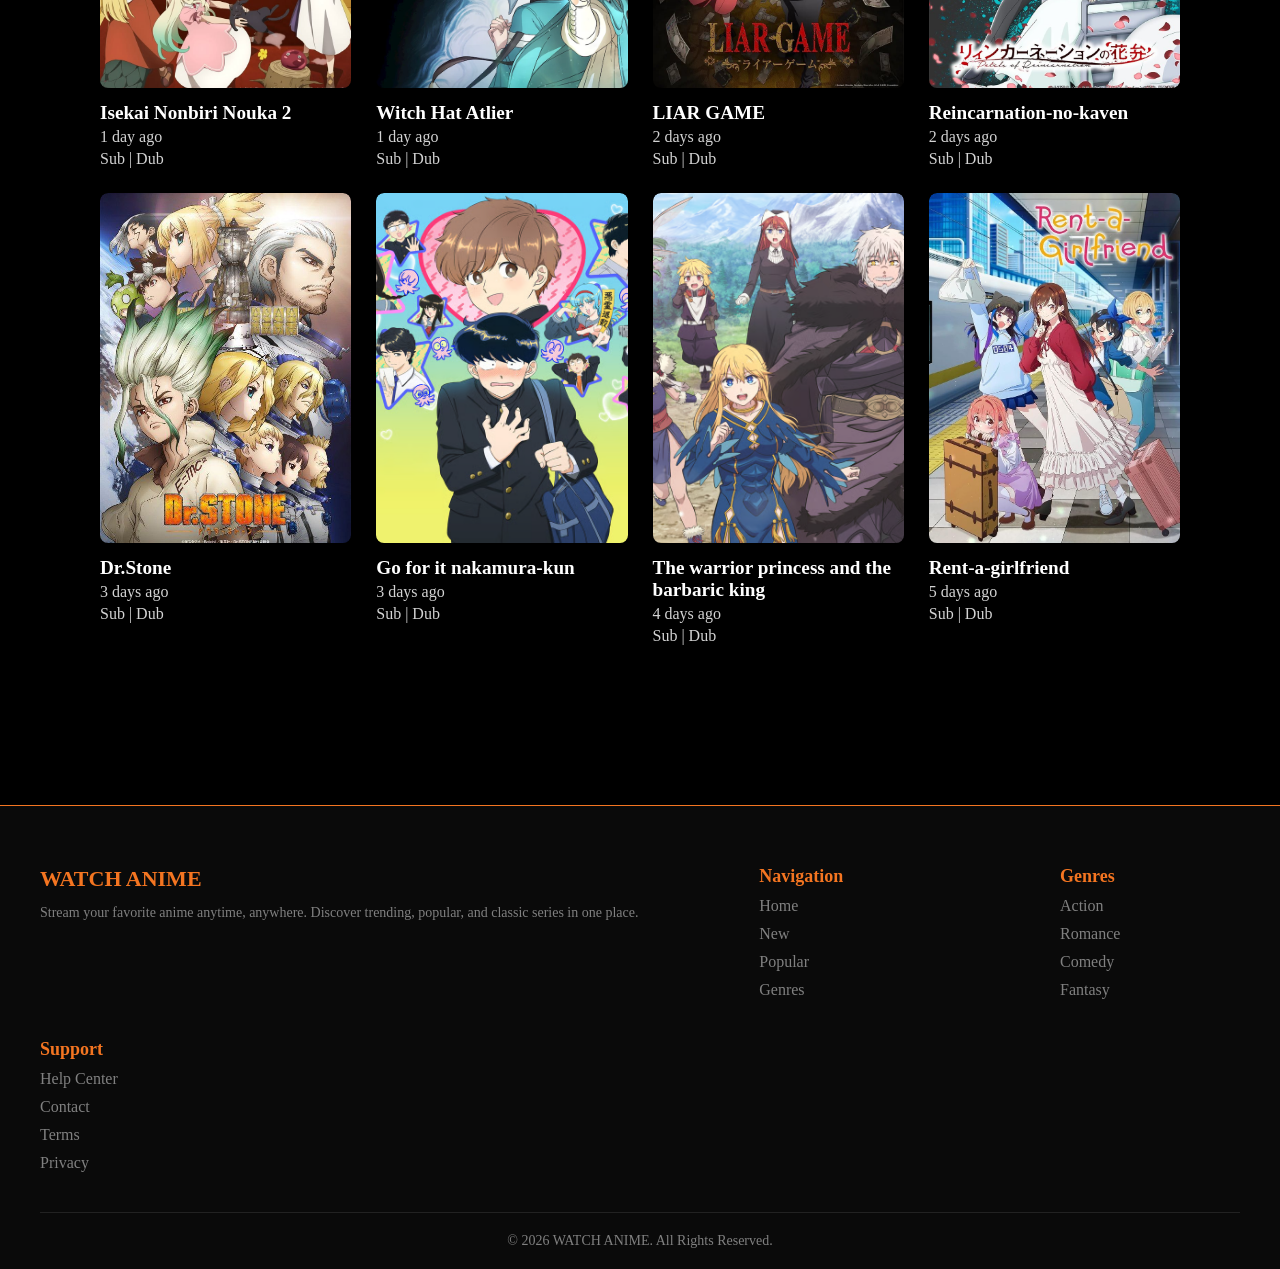
<file: new.html>
<!doctype html>
<html lang="en">
  <head>
    <meta charset="UTF-8" />
    <meta name="viewport" content="width=device-width, initial-scale=1.0" />
    <title>New Anime</title>
    <link
      href="https://fonts.googleapis.com/icon?family=Material+Icons"
      rel="stylesheet"
    />
    <link
      rel="stylesheet"
      href="https://cdnjs.cloudflare.com/ajax/libs/font-awesome/4.7.0/css/font-awesome.min.css"
    />
    <link rel="stylesheet" href="style.css" />
  </head>

  <body>
    <section class="header">
      <nav>
        <div class="logo">
          <img src="Images/log (2).png" />
          <h1>WATCH ANIME</h1>
        </div>

        <div class="navbars">
          <ul>
            <li><a href="index.html">Home</a></li>
            <li><a href="new.html">New</a></li>
            <li><a href="mostpopular.html">Popular</a></li>

            <li class="dropdown">
              <a href="#">Genres <i class="fa fa-caret-down"></i></a>
              <ul class="dropdown-menu">
                <li><a href="#">Action</a></li>
                <li><a href="#">Adventure</a></li>

                <li><a href="#">Comedy</a></li>

                <li><a href="#">Romance</a></li>

                <li><a href="#">Fantasy</a></li>
              </ul>
            </li>
          </ul>
        </div>

        <div class="search">
          <i class="material-icons">search</i>
          <input type="text" placeholder="Search..." />
        </div>

        <div>
          <button class="sign">
            <a href="login.html"> Sign in</a>
          </button>
        </div>
        <div class="hamburger" onclick="toggleMenu()">
          <i class="fa fa-bars"></i>
        </div>
      </nav>
    </section>

    <section style="margin-top: 100px" class="grid-container">
      <h1>Newly Added Anime</h1>

      <h3>Last 24 hours</h3>
      <div class="grid-card">
        <div class="card">
          <div class="image-box">
            <img src="Images/hero.jpg" />
            <div class="overlay">
              <h2>My Hero Academia</h2>

              <div class="meta">
                <p>⭐ 4.7 (436.7k)</p>
                <p>9 Seasons</p>
                <p>191 Episodes</p>
              </div>

              <p class="desc">
                Izuku Midoriya dreams of becoming a hero in a world where nearly
                everyone has superpowers called Quirks. After meeting the...
              </p>
              <button>▶ Watch Now</button>
            </div>
          </div>
          <h2>My Hero Academia</h2>
          <p>20 minutes ago</p>
          <p>Sub | Dub</p>
        </div>

        <div class="card">
          <div class="image-box">
            <img src="Images/jujutsu.jpg" />
            <div class="overlay">
              <h2>Jujutsu Kaisen</h2>

              <div class="meta">
                <p>⭐ 4.9 (790k)</p>
                <p>3 Seasons</p>
                <p>59 Episodes</p>
              </div>

              <p class="desc">
                Yuji Itadori becomes part of the Jujutsu world after swallowing
                a cursed object and gaining the power of a deadly curse...
              </p>
              <button>▶ Watch Now</button>
            </div>
          </div>

          <h2>Jujutsu Kaisen</h2>
          <p>29 minutes ago</p>
          <p>Sub | Dub</p>
        </div>

        <div class="card">
          <div class="image-box">
            <img src="Images/demon.jpg" />
            <div class="overlay">
              <h2>Demon Slayer</h2>

              <div class="meta">
                <p>⭐ 4.9 (749.3k)</p>
                <p>6 Seasons</p>
                <p>64 Episodes</p>
              </div>

              <p class="desc">
                After his family is slaughtered by demons, Tanjiro Kamado
                embarks on a dangerous journey to become a Demon Slayer and find
                a cure for his sister Nezuko, who has been transformed into a
                demon...
              </p>
              <button>▶ Watch Now</button>
            </div>
          </div>

          <h2>Demon Slayer</h2>
          <p>35 minutes ago</p>
          <p>Sub | Dub</p>
        </div>

        <div class="card">
          <div class="image-box">
            <img src="Images/tokyp.jpg" />
            <div class="overlay">
              <h2>Tokyo Revengers</h2>

              <div class="meta">
                <p>⭐ 4.7 (119.4k)</p>
                <p>1 Season</p>
                <p>24 Episodes</p>
              </div>

              <p class="desc">
                Takemichi Hanagaki travels back in time to his middle school
                days to prevent the tragic deaths of his friends and change the
                future of the Tokyo Manji Gang...
              </p>
              <button>▶ Watch Now</button>
            </div>
          </div>

          <h2>Tokyo Revengers</h2>
          <p>40 minutes ago</p>
          <p>Sub | Dub</p>
        </div>

        <div class="card">
          <div class="image-box">
            <img src="Images/spy.jpg" />
            <div class="overlay">
              <h2>Spy x Family</h2>

              <div class="meta">
                <p>⭐ 4.9 (422.7k)</p>
                <p>3 Seasons</p>
                <p>50 Episodes</p>
              </div>

              <p class="desc">
                Master spy Twilight creates a fake family to complete a secret
                mission, unaware that his adopted daughter is a telepath and his
                wife is a deadly assassin...
              </p>
              <button>▶ Watch Now</button>
            </div>
          </div>

          <h2>Spy x Family</h2>
          <p>58 minutes ago</p>
          <p>Sub | Dub</p>
        </div>

        <div class="card">
          <div class="image-box">
            <img src="Images/akane.jpg" />
            <div class="overlay">
              <h2>Akane-Banashi</h2>

              <div class="meta">
                <p>⭐ 4.7 (3.3k)</p>
                <p>1 Season</p>
                <p>12 Episodes</p>
              </div>

              <p class="desc">
                Akane Osaki dedicates herself to mastering rakugo, a traditional
                form of Japanese storytelling, to fulfill her father's dream and
                prove her talent in a highly competitive world...
              </p>
              <button>▶ Watch Now</button>
            </div>
          </div>

          <h2>Akane-Banashi</h2>
          <p>59 minutes ago</p>
          <p>Sub | Dub</p>
        </div>

        <div class="card">
          <div class="image-box">
            <img src="Images/kill.jpg" />
            <div class="overlay">
              <h2>Kill Blue</h2>

              <div class="meta">
                <p>⭐ 4.9 (11.7k)</p>
                <p>1 Season</p>
                <p>8 Episodes</p>
              </div>

              <p class="desc">
                After being transformed into a teenager by a mysterious sting,
                elite assassin Juzo Ogami must return to middle school while
                continuing his dangerous missions in secret...
              </p>
              <button>▶ Watch Now</button>
            </div>
          </div>

          <h2>Kill Blue</h2>
          <p>1 hours ago</p>
          <p>Sub | Dub</p>
        </div>

        <div class="card">
          <div class="image-box">
            <img src="Images/ramperts.jpg" />
            <div class="overlay">
              <h2>The Ramparts of Ice</h2>

              <div class="meta">
                <p>⭐ 4.8 (46.4k)</p>
                <p>1 Season</p>
                <p>12 Episodes</p>
              </div>

              <p class="desc">
                Quiet and misunderstood, Koyuki navigates high school life
                alongside a small group of friends, discovering the meaning of
                friendship, trust, and belonging.
              </p>
              <button>▶ Watch Now</button>
            </div>
          </div>

          <h2>The Ramparts of Ice</h2>
          <p>2 hours ago</p>
          <p>Sub | Dub</p>
        </div>
      </div>
    </section>

    <section style="margin-top: 2px" class="grid-container">
      <h3 style="font-size: 20px">This Past Week</h3>
      <div class="grid-card">
        <div class="card">
          <div class="image-box">
            <img src="Images/iseka.jpg" />
            <div class="overlay">
              <h2>Isekai Nonbiri Nouka 2</h2>

              <div class="meta">
                <p>⭐ 7.3/10</p>
                <p>2 Seasons</p>
                <p>24 Episodes</p>
              </div>

              <p class="desc">
                After dying from a terminal illness, Hiraku Machio is
                reincarnated into a fantasy world with a healthy body and a
                magical farming tool. He builds a peaceful village, befriends
                various races, and enjoys a relaxing new life centered around
                farming and community.
                <button>▶ Watch Now</button>
              </p>
            </div>
          </div>
          <h2>Isekai Nonbiri Nouka 2</h2>
          <p>1 day ago</p>
          <p>Sub | Dub</p>
        </div>

        <div class="card">
          <div class="image-box">
            <img src="Images/b4.webp" />
            <div class="overlay">
              <h2>witch hat atelier</h2>

              <div class="meta">
                <p>⭐ 8.7 (2k+)</p>
                <p>1 Season</p>
                <p>Upcoming Episodes</p>
              </div>

              <p class="desc"></p>
              <button>▶ Watch Now</button>
            </div>
          </div>

          <h2>Witch Hat Atlier</h2>
          <p>1 day ago</p>
          <p>Sub | Dub</p>
        </div>

        <div class="card">
          <div class="image-box">
            <img src="Images/liar.jpg" />
            <div class="overlay">
              <h2>LIAR GAME</h2>

              <div class="meta">
                <p>⭐ 4.2 (3.4k)</p>
                <p>1 Season</p>
                <p>9 Episodes</p>
              </div>

              <p class="desc">
                A kind-hearted student is drawn into a dangerous tournament
                where deception is the key to survival. With millions at stake,
                every round becomes a battle of strategy, trust, and betrayal.
              </p>
              <button>▶ Watch Now</button>
            </div>
          </div>

          <h2>LIAR GAME</h2>
          <p>2 days ago</p>
          <p>Sub | Dub</p>
        </div>

        <div class="card">
          <div class="image-box">
            <img src="Images/reincarnation.jpg" />
            <div class="overlay">
              <h2>Reincarnation-no-kaven</h2>

              <div class="meta">
                <p>⭐ 6.1/10</p>
                <p>1 Season</p>
                <p>13 Episodes</p>
              </div>

              <p class="desc">
                In a world where people can inherit the talents of legendary
                figures from past lives, a talentless student joins a deadly
                battle against powerful reincarnated warriors...
              </p>
              <button>▶ Watch Now</button>
            </div>
          </div>

          <h2>Reincarnation-no-kaven</h2>
          <p>2 days ago</p>
          <p>Sub | Dub</p>
        </div>

        <div class="card">
          <div class="image-box">
            <img src="Images/dr.jpg" />
            <div class="overlay">
              <h2>Dr.Stone</h2>

              <div class="meta">
                <p>⭐ 4.8 (227.2k)</p>
                <p>6 Seasons</p>
                <p>93 Episodes</p>
              </div>

              <p class="desc">
                After humanity is mysteriously petrified for thousands of years,
                genius scientist Senku sets out to rebuild civilization from
                scratch using the power of science...
              </p>
              <button>▶ Watch Now</button>
            </div>
          </div>

          <h2>Dr.Stone</h2>
          <p>3 days ago</p>
          <p>Sub | Dub</p>
        </div>

        <div class="card">
          <div class="image-box">
            <img src="Images/b2.avif" />
            <div class="overlay">
              <h2>Go for it nakamura-kun</h2>

              <div class="meta">
                <p>⭐ 4.5 (23.5k)</p>
                <p>1 Season</p>
                <p>11 Episodes</p>
              </div>

              <p class="desc">
                Love at first sight is no myth—just ask Okuto Nakamura. Whenever
                his dreamy classmate Aiki Hirose enters the room, his heart
                skips a...
              </p>
              <button>▶ Watch Now</button>
            </div>
          </div>

          <h2>Go for it nakamura-kun</h2>
          <p>3 days ago</p>
          <p>Sub | Dub</p>
        </div>

        <div class="card">
          <div class="image-box">
            <img src="Images/b3.avif" />
            <div class="overlay">
              <h2>The warrior princess and the barbaric king</h2>

              <div class="meta">
                <p>⭐ 4.7 (17k)</p>
                <p>1 Season</p>
                <p>9 Episodes</p>
              </div>

              <p class="desc">
                Serafina, the West’s fiercest knight, expected torture when
                captured by barbarians. Instead, she got a marriage proposal!
                Marrying her
              </p>
              <button>▶ Watch Now</button>
            </div>
          </div>

          <h2>The warrior princess and the barbaric king</h2>
          <p>4 days ago</p>
          <p>Sub | Dub</p>
        </div>

        <div class="card">
          <div class="image-box">
            <img src="Images/rent.jpg" />
            <div class="overlay">
              <h2>Rent-a-girlfriend</h2>

              <div class="meta">
                <p>⭐ 3.9 (144.9k)</p>
                <p>5 Seasons</p>
                <p>57 Episodes</p>
              </div>

              <p class="desc">
                After a painful breakup, Kazuya rents a girlfriend through an
                app and unexpectedly becomes entangled in a complicated web of
                romance, lies, and growing feelings...
              </p>
              <button>▶ Watch Now</button>
            </div>
          </div>

          <h2>Rent-a-girlfriend</h2>
          <p>5 days ago</p>
          <p>Sub | Dub</p>
        </div>
      </div>
    </section>

    <footer class="footer">
      <div class="footer-container">
        <div class="footer-box">
          <h2>WATCH ANIME</h2>
          <p>
            Stream your favorite anime anytime, anywhere. Discover trending,
            popular, and classic series in one place.
          </p>
        </div>

        <div class="footer-box">
          <h3>Navigation</h3>
          <a href="#">Home</a>
          <a href="#">New</a>
          <a href="#">Popular</a>
          <a href="#">Genres</a>
        </div>

        <div class="footer-box">
          <h3>Genres</h3>
          <a href="#">Action</a>
          <a href="#">Romance</a>
          <a href="#">Comedy</a>
          <a href="#">Fantasy</a>
        </div>

        <div class="footer-box">
          <h3>Support</h3>
          <a href="#">Help Center</a>
          <a href="#">Contact</a>
          <a href="#">Terms</a>
          <a href="#">Privacy</a>
        </div>
      </div>

      <div class="footer-bottom">
        <p>© 2026 WATCH ANIME. All Rights Reserved.</p>
      </div>
    </footer>
    <script src="script.js">
      
    </script>
  </body>
</html>
</file>
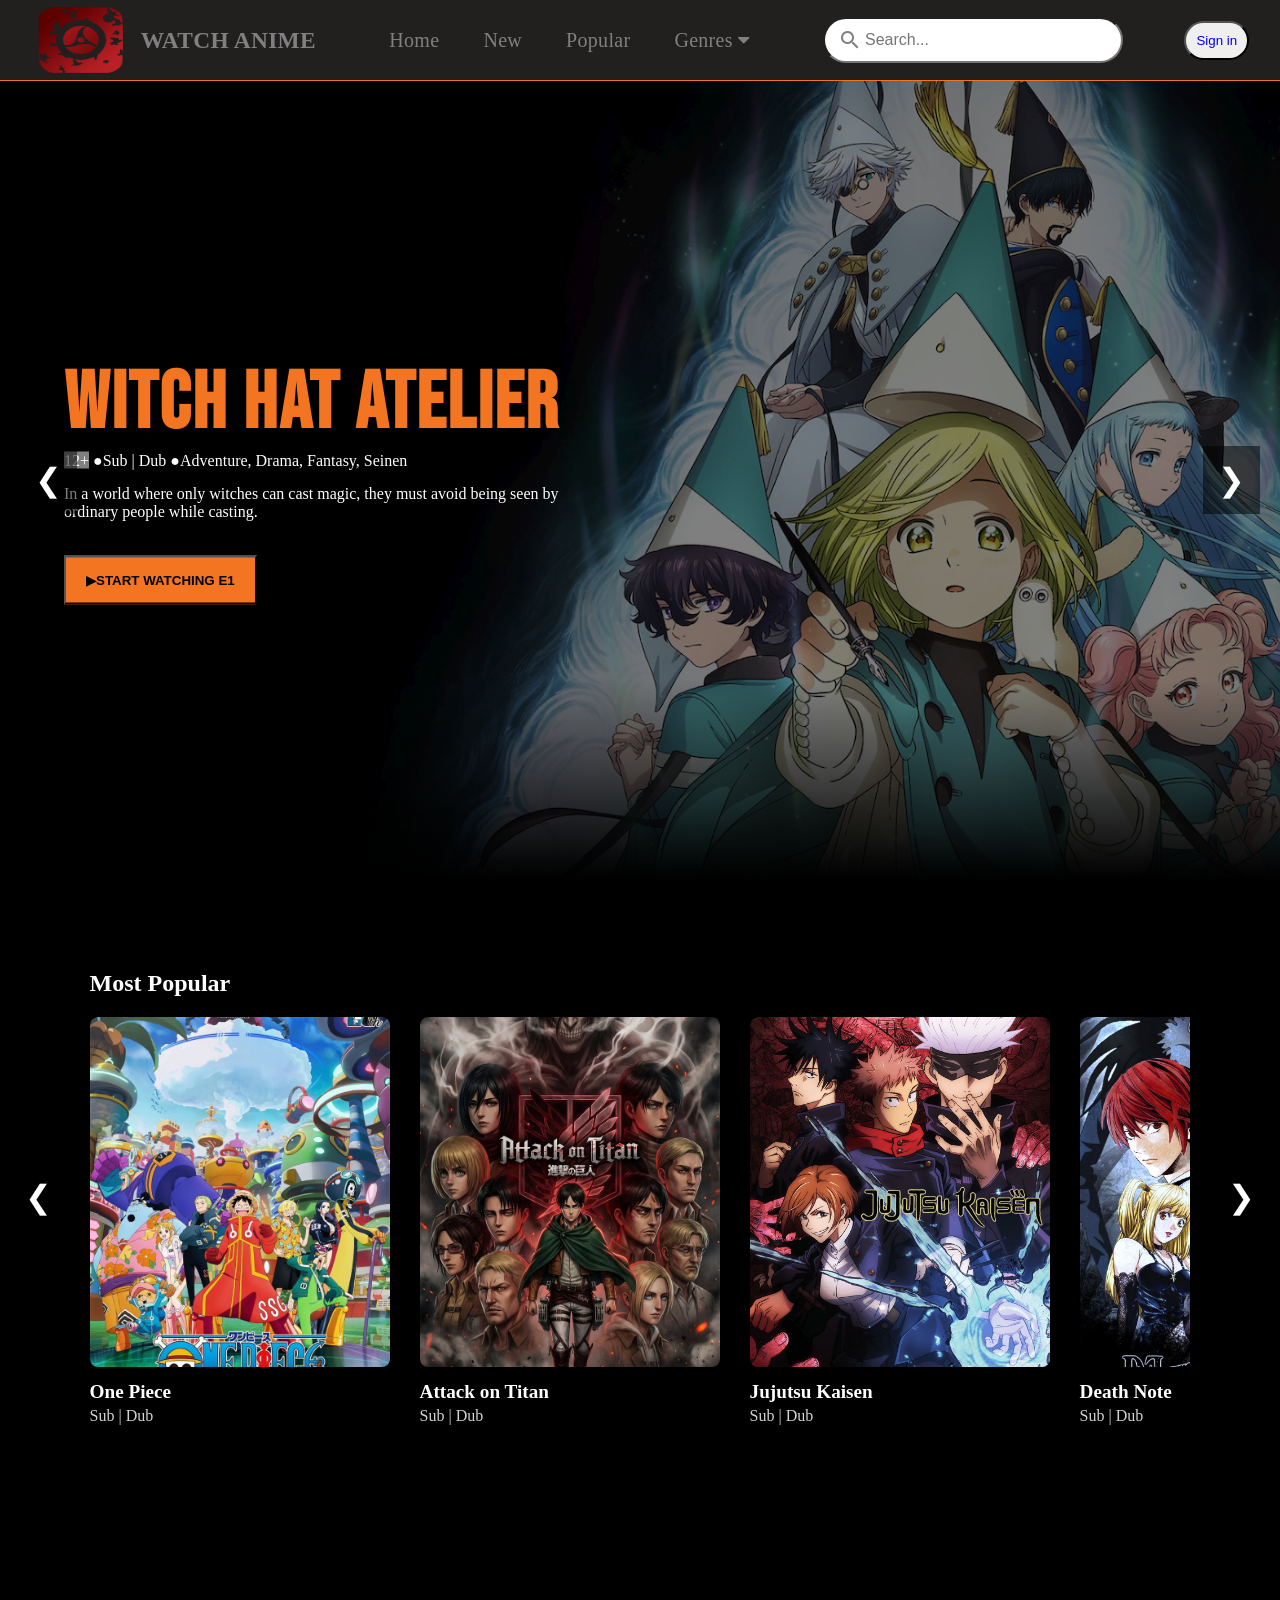
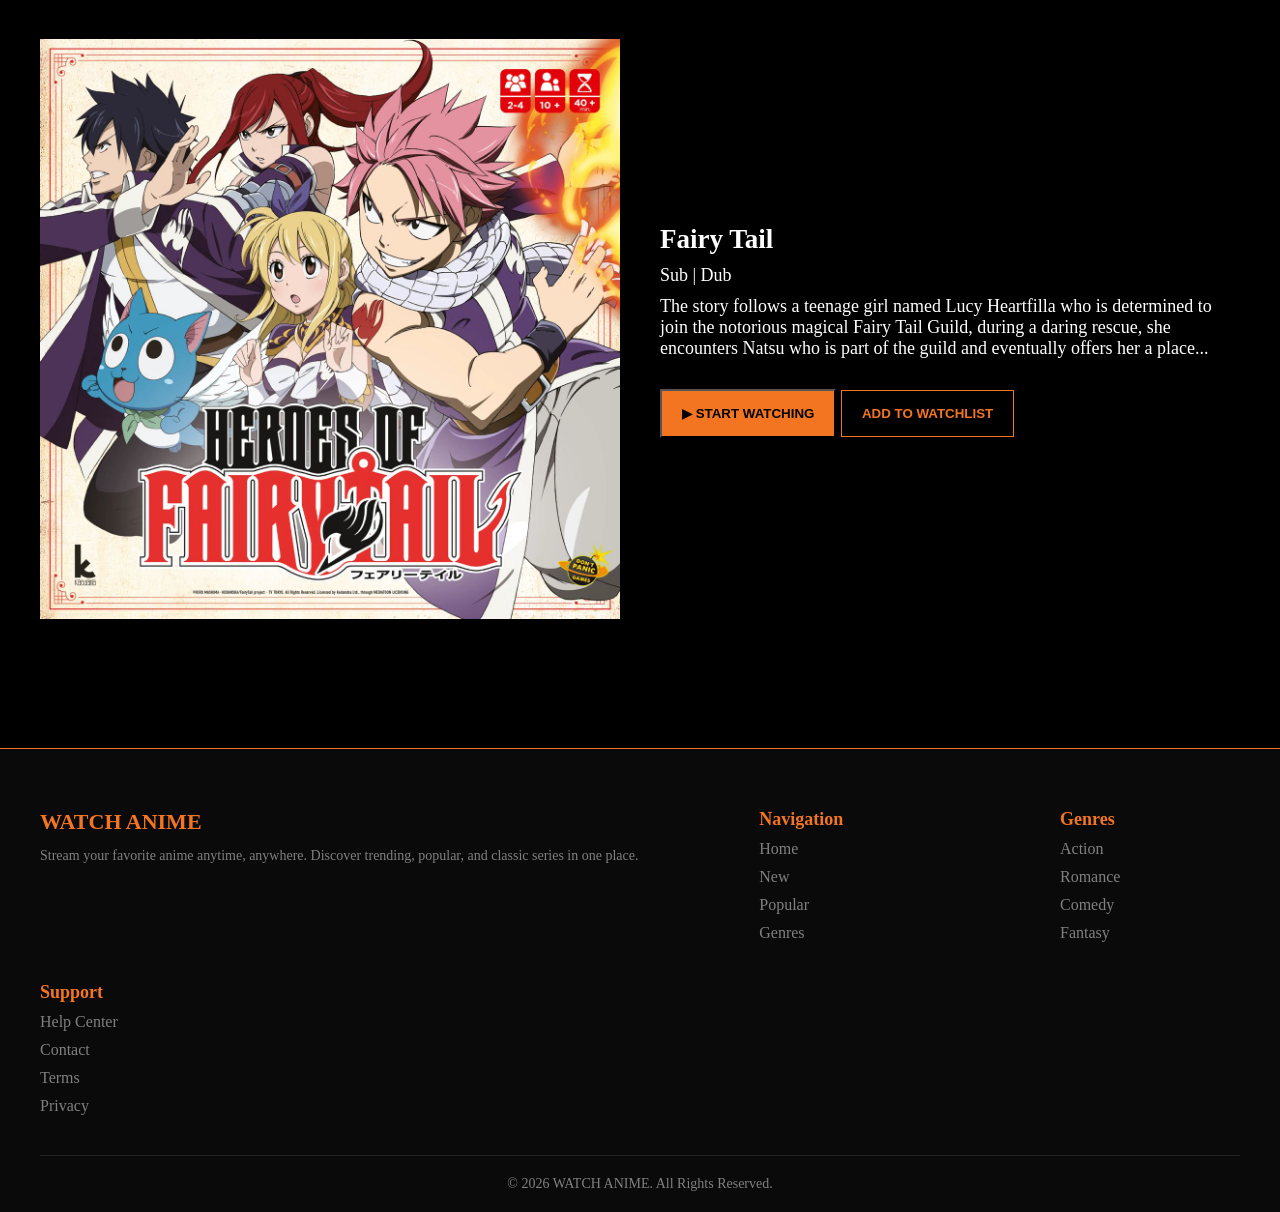
<file: home.html/animeweb.html>
<!doctype html>
<html lang="en">
  <head>
    <meta charset="UTF-8" />
    <meta name="viewport" content="width=device-width, initial-scale=1.0" />
    <link
      href="https://fonts.googleapis.com/icon?family=Material+Icons"
      rel="stylesheet"
    />
    <link
      rel="stylesheet"
      href="https://cdnjs.cloudflare.com/ajax/libs/font-awesome/4.7.0/css/font-awesome.min.css"
    />
    <link
      href="https://fonts.googleapis.com/css2?family=Bebas+Neue&display=swap"
      rel="stylesheet"
    />
    <link rel="stylesheet" href="../style.css">
    <title>AnimeWeb</title>
  
  </head>
  <body>
    <section class="header">
      <nav>
        <div class="logo">
          <img src="log (2).png" />
          <h1>WATCH ANIME</h1>
        </div>

        <div class="navbars">
          <ul>
            <li><a href="animeweb.html">Home</a></li>
            <li><a href="../newnav.html/new.html">New</a></li>
            <li><a href="../popular.html/mostpopular.html">Popular</a></li>

            <li class="dropdown">
              <a href="#">Genres <i class="fa fa-caret-down"></i></a>
              <ul class="dropdown-menu">
                <li><a href="#">Action</a></li>
                <li><a href="#">Adventure</a></li>

                <li><a href="#">Comedy</a></li>

                <li><a href="#">Romance</a></li>

                <li><a href="#">Fantasy</a></li>
              </ul>
            </li>
          </ul>
        </div>

        <div class="search">
          <i class="material-icons">search</i>
          <input type="text" placeholder="Search..." />
        </div>

        <div>
          <button class="sign">
            <a href="../Signin.html/login.html"> Sign in</a>
          </button>
        </div>
        <div class="hamburger" onclick="toggleMenu()">
          <i class="fa fa-bars"></i>
        </div>
      </nav>
    </section>

    <section class="banner">
      <button class="prev">&#10094;</button>
      <button class="next">&#10095;</button>
      <div class="content active slide1">
        <div class="anime-meta">
          <h2>witch hat atelier</h2>
          <span class="age">12+</span>
          <span>●Sub | Dub</span>
          <a href="#">●Adventure, Drama, Fantasy, Seinen</a>
          <p>
            In a world where only witches can cast magic, they must avoid being
            seen by ordinary people while casting.
          </p>
          <button>▶START WATCHING E1</button>
        </div>
      </div>

      <div class="content slide2">
        <div class="anime-meta">
          <h2>go for it nakamura-kun</h2>
          <span class="age">16+</span>
          <span>●Sub | Dub</span>
          <a href="#">●Romance, Comedy, Slice of Life</a>
          <p>
            Love at first sight is no myth—just ask Okuto Nakamura. Whenever his
            dreamy classmate Aiki Hirose enters the room, his heart skips a
            beat, despite the fact that they’ve never actually spoken.
          </p>
          <button>▶START WATCHING E1</button>
        </div>
      </div>

      <div class="content slide3">
        <div class="anime-meta">
          <h2>The warrior princess and the barbaric king</h2>
          <span class="age">16+</span>
          <span>●Sub | Dub</span>
          <a href="#">●Fantasy, Comedy, Romance, Shonen</a>
          <p>
            Serafina, the West’s fiercest knight, expected torture when captured
            by barbarians. Instead, she got a marriage proposal! Marrying her
            sworn enemy is a hard no!
          </p>
          <button>▶START WATCHING E1</button>
        </div>
      </div>

      <div class="content slide4">
        <div class="anime-meta">
          <h2>The Apothecary Diaries</h2>
          <span class="age">14+</span>
          <span>●Sub | Dub</span>
          <a href="#">●Drama, Sojho</a>
          <p>
            The Apothecary Diaries is a captivating anime series that weaves
            together mystery, historical intrigue, and medical science within
            the richly detailed world of an imperial court.
          </p>
          <button>▶START WATCHING E1</button>
        </div>
      </div>
    </section>

    <section class="anime-section">
      <h1>Most Popular</h1>
      <button class="card-prev">&#10094;</button>
      <button class="card-next">&#10095;</button>

      <div class="cards">
        <div class="card">
          <div class="image-box">
            <img src="onepiece.jpg" />
            <div class="overlay">
              <h2>One Piece</h2>

              <div class="meta">
                <p>⭐ 4.8 (822.7k)</p>
                <p>7 Seasons</p>
                <p>462 Episodes</p>
              </div>

              <p class="desc">
                Monkey D. Luffy refuses to let anyone or anything stand in the
                way of his quest to become the King of the Pirates...
              </p>
              <button>▶ Watch Now</button>
            </div>
          </div>

          <h2>One Piece</h2>
          <p>Sub | Dub</p>
        </div>

        <div class="card">
          <div class="image-box">
            <img src="attack.jpg" />
            <div class="overlay">
              <h2>Attack on Titan</h2>

              <div class="meta">
                <p>⭐9.0</p>
                <p>4 Seasons</p>
                <p>87 Episodes</p>
              </div>

              <p class="desc">
                After a devastating Titan attack, Eren Yeager joins the fight to
                destroy the creatures threatening humanity’s survival...
              </p>
              <button>▶ Watch Now</button>
            </div>
          </div>

          <h2>Attack on Titan</h2>
          <p>Sub | Dub</p>
        </div>
        <div class="card">
          <div class="image-box">
            <img src="../newnav.html/jujutsu.jpg" />
            <div class="overlay">
              <h2>Jujutsu Kaisen</h2>

              <div class="meta">
                <p>⭐4.9 (789.9k)</p>
                <p>3 Seasons</p>
                <p>59 Episodes</p>
              </div>

              <p class="desc">
                Yuji Itadori becomes part of the Jujutsu world after swallowing
                a cursed object and gaining the power of a deadly curse...
              </p>
              <button>▶ Watch Now</button>
            </div>
          </div>

          <h2>Jujutsu Kaisen</h2>
          <p>Sub | Dub</p>
        </div>
        <div class="card">
          <div class="image-box">
            <img src="death.jpg" />
            <div class="overlay">
              <h2>Death Note</h2>

              <div class="meta">
                <p>⭐9.0(legendary psychological thriller)</p>
                <p>1 Season</p>
                <p>39 Episodes</p>
              </div>

              <p class="desc">
                Light Yagami finds a Death Note that lets him kill criminals,
                but his idea of justice soon turns into a dangerous obsession...
              </p>
              <button>▶ Watch Now</button>
            </div>
          </div>

          <h2>Death Note</h2>
          <p>Sub | Dub</p>
        </div>
        <div class="card">
          <div class="image-box">
            <img src="fullmeta.jpg" />
            <div class="overlay">
              <h2>Fullmetal Alchemist</h2>

              <div class="meta">
                <p>⭐4.6(256)</p>
                <p>1 Season</p>
                <p>51 Episodes</p>
              </div>

              <p class="desc">
                Edward and Alphonse Elric pay a heavy price for trying to revive
                their mother, and now journey through a world of alchemy to
                regain what they lost...
              </p>
              <button>▶ Watch Now</button>
            </div>
          </div>

          <h2>Fullmetal Alchemist</h2>
          <p>Sub | Dub</p>
        </div>
        <div class="card">
          <div class="image-box">
            <img src="cowboy.jpg" />
            <div class="overlay">
              <h2>Cowboy Bebop</h2>

              <div class="meta">
                <p>⭐8.9 ★ (legendary space western anime)</p>
                <p>1 Season</p>
                <p>26 Episodes</p>
              </div>

              <p class="desc">
                A ragtag crew of bounty hunters travels through space aboard the
                Bebop, taking on dangerous missions while each member is haunted
                by their mysterious past...
              </p>
              <button>▶ Watch Now</button>
            </div>
          </div>

          <h2>Cowboy Bebop</h2>
          <p>Sub | Dub</p>
        </div>
        <div class="card">
          <div class="image-box">
            <img src="NAURUTO.jpg" />
            <div class="overlay">
              <h2>Naruto</h2>

              <div class="meta">
                <p>⭐4.8(117.8k))</p>
                <p>5 Seasons</p>
                <p>220 Episodes</p>
              </div>

              <p class="desc">
                Naruto Uzumaki, a young ninja with a powerful sealed beast
                inside him, dreams of becoming Hokage while facing powerful
                enemies and building strong friendships along the way...
              </p>
              <button>▶ Watch Now</button>
            </div>
          </div>

          <h2>Naruto</h2>
          <p>Sub | Dub</p>
        </div>
        <div class="card">
          <div class="image-box">
            <img src="steins.jpg" />
            <div class="overlay">
              <h2>Steins;Gate</h2>

              <div class="meta">
                <p>⭐4.5 (38.9k)</p>
                <p>1 Season</p>
                <p>12 Episodes</p>
              </div>

              <p class="desc">
                A self-proclaimed mad scientist accidentally discovers time
                travel and gets caught in a dangerous chain of events where
                every choice changes the future and threatens the lives of his
                friends...
              </p>
              <button>▶ Watch Now</button>
            </div>
          </div>

          <h2>Steins;Gate</h2>
          <p>Sub | Dub</p>
        </div>
      </div>
    </section>
    <section class="small-banner">
      <div class="image-banner">
        <img src="fairytail.jpg" />
      </div>
      <div class="image-text">
        <h1>Fairy Tail</h1>
        <p>Sub | Dub</p>
        <p>
          The story follows a teenage girl named Lucy Heartfilla who is
          determined to join the notorious magical Fairy Tail Guild, during a
          daring rescue, she encounters Natsu who is part of the guild and
          eventually offers her a place...
        </p>
        <div>
          <button class="b1">▶ START WATCHING</button>
          <button class="b2">ADD TO WATCHLIST</button>
        </div>
      </div>
    </section>
    <footer class="footer">
      <div class="footer-container">
        <div class="footer-box">
          <h2>WATCH ANIME</h2>
          <p>
            Stream your favorite anime anytime, anywhere. Discover trending,
            popular, and classic series in one place.
          </p>
        </div>

        <div class="footer-box">
          <h3>Navigation</h3>
          <a href="#">Home</a>
          <a href="#">New</a>
          <a href="#">Popular</a>
          <a href="#">Genres</a>
        </div>

        <div class="footer-box">
          <h3>Genres</h3>
          <a href="#">Action</a>
          <a href="#">Romance</a>
          <a href="#">Comedy</a>
          <a href="#">Fantasy</a>
        </div>

        <div class="footer-box">
          <h3>Support</h3>
          <a href="#">Help Center</a>
          <a href="#">Contact</a>
          <a href="#">Terms</a>
          <a href="#">Privacy</a>
        </div>
      </div>

      <div class="footer-bottom">
        <p>© 2026 WATCH ANIME. All Rights Reserved.</p>
      </div>
    </footer>

    <script src="../script.js">
     
    </script>
  </body>
</html>
</file>
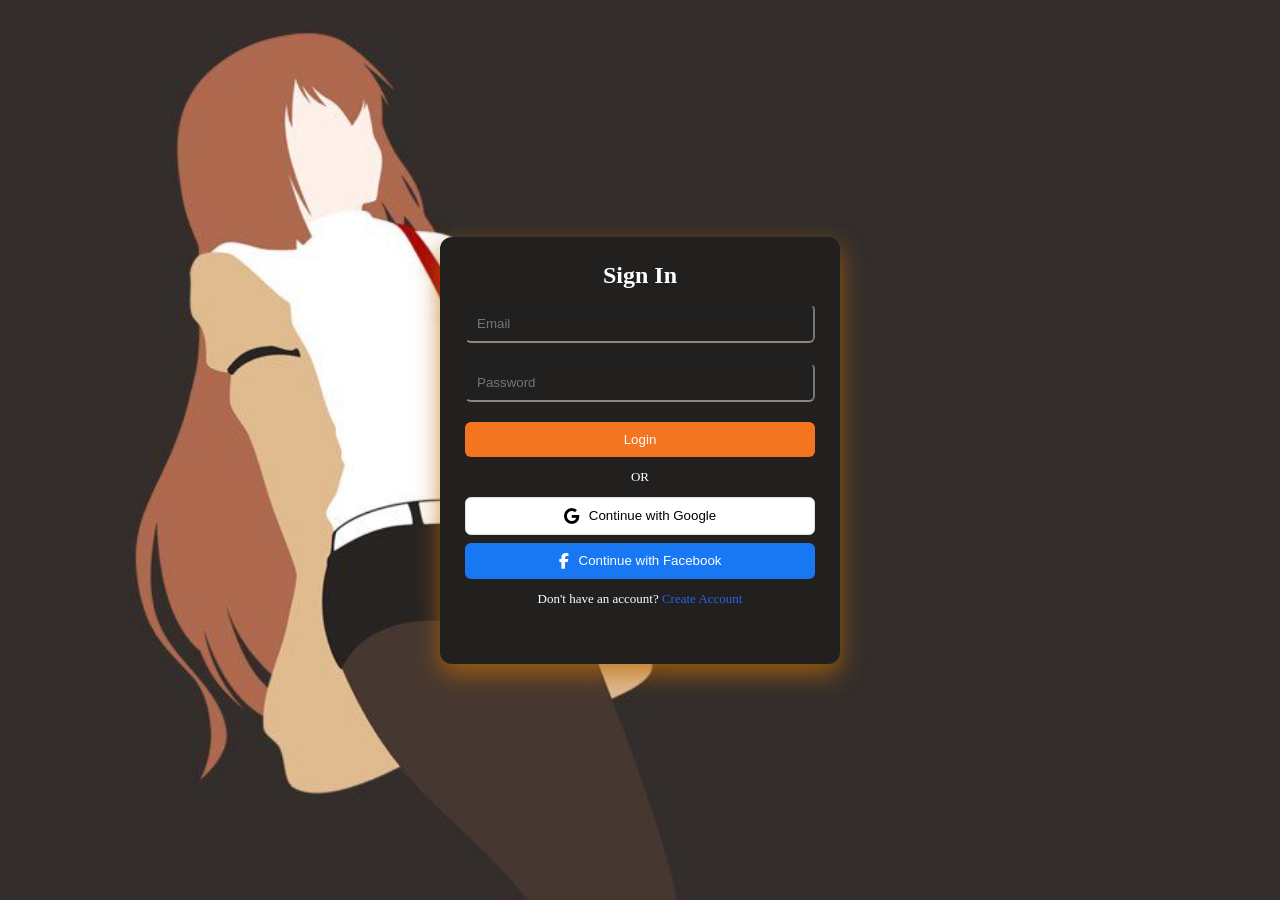
<file: Signin.html/login.html>
<!doctype html>
<html lang="en">
  <head>
    <meta charset="UTF-8" />
    <meta name="viewport" content="width=device-width, initial-scale=1.0" />
    <title>Login</title>

    <link
      rel="stylesheet"
      href="https://cdnjs.cloudflare.com/ajax/libs/font-awesome/6.5.0/css/all.min.css"
    />

    <link rel="stylesheet" href="../style.css">
  </head>

  <body class="login">
    <div class="loginCard">
      <h2>Sign In</h2>

      <form id="form" novalidate>
        <input id="email" type="email" placeholder="Email" required />
        <p class="error" id="emailError"></p>

        <input id="password" type="password" placeholder="Password" required />
        <p class="error" id="passwordError"></p>

        <button type="submit" class="main-btn">Login</button>

        <div class="divider">OR</div>

        <button
          type="button"
          class="social-btn google"
          onclick="socialLogin('Google')"
        >
          <i class="fab fa-google"></i> Continue with Google
        </button>

        <button
          type="button"
          class="social-btn facebook"
          onclick="socialLogin('Facebook')"
        >
          <i class="fab fa-facebook-f"></i> Continue with Facebook
        </button>
      </form>

      <div class="link">
        Don't have an account? <a href="#">Create Account</a>
      </div>
      <p class="success" id="successMsg"></p>
    </div>

    <script src="../login.js">
      
    </script>
  </body>
</html>
</file>
<file: style.css>
/* shared styles */
     * {
        margin: 0;
        padding: 0;
        box-sizing: border-box;
      }
      .header {
        position: fixed;
        top: 0;
        width: 100%;
        z-index: 1000;
        transition: 0.4s;
        background: transparent;
        background-color: #221f1f;
        border-bottom: 1px solid #f47521;
      }
      .hamburger {
        display: none;
        color: white;
        cursor: pointer;
      }
      @media (max-width: 767px) {
        .hamburger {
          display: block;
        }
        .navbars,
        .search,
        .sign {
          display: none;
        }
        .navbars h1 {
          width: auto;
        }
        .navbars ul {
          flex-direction: column;
          padding: 20px 0;
          gap: 15px;
        }
        .navbars.active,
        .search.active,
        .sign.active {
          display: block;
        }
      }
      .header.scrolled {
        background: rgba(57, 52, 52, 0.6);
        backdrop-filter: blur(12px);
        -webkit-backdrop-filter: blur(12px);
      }
      nav {
        display: flex;
        justify-content: space-around;
        align-items: center;
        color: gray;
        font-size: 20px;
        font-weight: 500;
        letter-spacing: 0.3px;
      }
      .logo img {
        width: 100px;
        height: 80px;
      }
      .logo img:hover {
        cursor: pointer;
      }
      .logo {
        display: flex;
        justify-content: center;
        align-items: center;
        gap: 10px;
      }
      .logo h1:hover {
        cursor: pointer;
        color: #f47521;
      }
      .navbars ul {
        display: flex;
        justify-content: center;
        align-items: center;
        gap: 20px;
      }
      .navbars ul li {
        list-style-type: none;
      }
      .navbars ul li a {
        text-decoration: none;
        color: gray;
        padding: 20px 12px;
        border-radius: 4px;
        transition: 0.3s;
      }
      .navbars a:hover {
        background-color: rgba(244, 117, 33, 0.15);
        color: white;
      }
      .navbars ul li.dropdown {
        position: relative;
      }

      .navbars ul li.dropdown .dropdown-menu {
        display: none;
        position: absolute;
        top: 100%;
        left: 0;
        background: #111;
        width: 180px;
        border: 1px solid #333;
        z-index: 9999;
      }

      .navbars ul li.dropdown:hover .dropdown-menu {
        display: block;
      }
      .search {
        position: relative;
        width: 300px;
      }
      .search input {
        width: 100%;
        padding: 12px 15px 12px 40px;
        border-radius: 25px;
        outline: none;
        font-size: 16px;
        transition: 0.3s;
      }
      .search i {
        position: absolute;
        left: 15px;
        top: 50%;
        transform: translateY(-50%);
        color: gray;
      }
      .search input:hover {
        box-shadow: 0 0 10px rgba(244, 117, 33, 0.6);
        border: 2px solid #f47521;
        outline: 2px solid #f47521;
      }
      .search input:focus {
        box-shadow: 0 0 10px rgba(162, 160, 158, 0.6);
        border: 2px solid #857870;
        outline: 2px solid #857870;
      }
      .sign {
        border-radius: 20px;
        padding: 10px;
      }
      .sign:hover {
        box-shadow: 0 0 10px rgba(244, 117, 33, 0.6);
        border: 2px solid #f47521;
        outline: 2px solid #f47521;
      }
      .sign a {
        text-decoration: none;
      }
      .dropdown-menu li {
        margin: 10px 0;
      }

      .banner {
        margin-top: 80px;
        position: relative;
        width: 100%;
        height: calc(100vh - 100px);
        overflow: hidden;
      }

      .content {
        position: absolute;
        width: 100%;
        height: 100%;
        background-size: cover;
        background-position: center;
        background-repeat: no-repeat;
        opacity: 0;
        transition: 1s;
      }

      .content.active {
        opacity: 1;
      }
      .slide1 {
        background-image: url("Images/b4.webp");
      }

      .slide2 {
        background-image: url("Images/b2.avif");
      }

      .slide3 {
        background-image: url("Images/b3.avif");
      }

      .slide4 {
        background-image: url("Images/b1.avif");
      }

      .content::before {
        content: "";
        position: absolute;
        top: 0;
        left: 0;
        width: 100%;
        height: 100%;
        background: rgba(0, 0, 0, 0.5);
      }

      .anime-meta {
        position: absolute;
        top: 50%;
        left: 5%;
        transform: translateY(-50%);
        color: white;
        max-width: 500px;
        z-index: 2;
      }

      .anime-meta h2 {
        font-family: "Bebas Neue", sans-serif;
        font-size: 5rem;
        letter-spacing: 2px;
        text-transform: uppercase;
        color: #f47521;
      }

      .anime-meta p {
        margin: 15px 0;
      }
      span.age {
        background-color: gray;
      }
      .anime-meta a {
        color: white;
        text-decoration: none;
      }
      .anime-meta button {
        margin-top: 20px;
        padding: 15px 20px;
        color: black;
        background-color: #f47521;
        font-weight: bold;
      }
      .anime-meta button:hover {
        background-color: lightsalmon;
        cursor: pointer;
      }
      .prev,
      .next {
        position: absolute;
        top: 50%;
        transform: translateY(-50%);
        background: rgba(0, 0, 0, 0.5);
        color: white;
        border: none;
        font-size: 2rem;
        padding: 15px;
        cursor: pointer;
        z-index: 10;
        transition: 0.3s;
      }

      .prev {
        left: 20px;
      }

      .next {
        right: 20px;
      }

      .prev:hover,
      .next:hover {
        background: rgba(244, 117, 33, 0.8);
      }
      body {
        background: #000;
      }

      .anime-section {
        background: #000;
        padding: 7%;
        color: white;
      }

      .anime-section h1 {
        margin-bottom: 20px;
      }
      .cards h2 {
        font-size: 18px;
      }
      .card p {
        color: grey;
      }

      .cards {
        display: flex;
        gap: 30px;
        overflow: auto;
        position: relative;
      }
      .cards::-webkit-scrollbar {
        display: none;
      }

      .card {
        flex: 0 0 300px;
      }

      @media (max-width: 991px) {
        .card {
          flex: 0 0 240px;
        }
      }

      @media (max-width: 767px) {
        .card {
          flex: 0 0 200px;
        }
      }

      .card img {
        max-width: 100%;
        width: 100%;
        height: 400px;
        object-fit: cover;
        border-radius: 8px;
      }
      .banner::after {
        content: "";
        position: absolute;
        bottom: 0;
        left: 0;
        width: 100%;
        height: 200px;
        background: linear-gradient(transparent, #000);
      }
      .anime-section {
        position: relative;
      }

      .card-prev,
      .card-next {
        background: transparent;
        color: white;
        font-size: 2rem;
        position: absolute;
        border: none;
        top: 50%;
        transform: translateY(-50%);
        z-index: 10;
        padding: 10px 15px;
        cursor: pointer;
        transition: 0.2s;
      }

      .card-prev {
        left: 10px;
      }

      .card-next {
        right: 10px;
      }
      .image-box {
        position: relative;
        overflow: hidden;
        border-radius: 8px;
      }

      .overlay {
        position: absolute;
        top: 0;
        left: 0;
        width: 100%;
        height: 100%;
        padding: 15px;
        background: rgb(29, 28, 28);
        display: flex;
        flex-direction: column;
        justify-content: flex-start;
        opacity: 0;
        transition: 0.3s;
      }

      .image-box:hover .overlay {
        opacity: 1;
      }
      .overlay h2 {
        margin: 15px 0;
        color: #f47521;
      }

      .meta {
        display: block;
        font-size: 18px;
        margin-bottom: 12px;
      }

      .desc {
        font-size: 18px;
        line-height: 1.4;
        margin-bottom: 15px;
        display: -webkit-box;
        -webkit-line-clamp: 4;
        -webkit-box-orient: vertical;
        overflow: hidden;
      }

      .overlay button {
        align-self: flex-start;
        padding: 8px 16px;
      }
      .small-banner {
        margin-top: 100px;
        display: flex;
        justify-content: space-between;
        align-items: center;
        padding: 0 40px;
        gap: 40px;
      }

      .image-banner {
        flex: 1;
      }

      .image-banner img {
        width: 100%;
        height: 70vh;
        object-fit: contain;
        border-radius: 10px;
      }

      .image-text {
        flex: 1;
        color: white;
        display: flex;
        flex-direction: column;
        justify-content: center;
        gap: 10px;
        font-size: 18px;
      }
      .small-banner button {
        display: inline;
        gap: 12px;
        margin-top: 20px;
        padding: 15px 20px;
        color: black;
        background-color: #f47521;
        font-weight: bold;
      }
      .small-banner button.b2 {
        background-color: black;
        color: #f47521;
        border: 1px solid #f47521;
      }
      .small-banner button.b1:hover {
        background-color: lightsalmon;
        cursor: pointer;
      }
      .small-banner button.b2:hover {
        cursor: pointer;
      }
      .footer {
        background: #0a0a0a;
        color: white;
        margin-top: 100px;
        padding: 60px 40px 20px;
        border-top: 1px solid #f47521;
      }

      .footer-container {
        display: flex;
        justify-content: space-between;
        gap: 40px;
        flex-wrap: wrap;
      }

      .footer-box {
        display: flex;
        flex-direction: column;
        gap: 10px;
        min-width: 180px;
      }

      .footer-box h2 {
        color: #f47521;
        font-size: 22px;
      }

      .footer-box h3 {
        color: #f47521;
        font-size: 18px;
      }

      .footer-box p {
        color: gray;
        font-size: 14px;
        line-height: 1.5;
      }

      .footer-box a {
        color: gray;
        text-decoration: none;
        transition: 0.3s;
      }

      .footer-box a:hover {
        color: white;
        transform: translateX(5px);
      }

      .footer-bottom {
        text-align: center;
        margin-top: 40px;
        padding-top: 20px;
        border-top: 1px solid #222;
        color: gray;
        font-size: 14px;
      }
    
      /* new.html and popular.html styles */
      .grid-container {
        padding: 50px;
      }

      .grid-container h1 {
        color: white;
        margin-bottom: 25px;
        font-size: 2 rem;
        margin-left: 50px;
      }
      .grid-container h3 {
        color: white;
        margin-top: 50px;
        font-size: 18px;
        margin-left: 50px;
      }

      .grid-card {
        display: grid;
        grid-template-columns: repeat(auto-fit, minmax(220px, 1fr));
        gap: 25px;
        padding: 10px 50px;
      }

      .card {
        cursor: pointer;
        transition: 0.3s;
      }

      .card img {
        width: 100%;
        height: 350px;
        object-fit: cover;
        border-radius: 8px;
        transition: 0.3s;
      }

      .card h2 {
        color: white;
        margin-top: 10px;
        font-size: 1.2rem;
      }

      .card p {
        color: lightgray;
        margin-top: 4px;
      }

      /* Tablet */
      @media (max-width: 768px) {
        .grid-container {
          padding: 20px;
        }
      }

      /* Mobile */
      @media (max-width: 480px) {
        .grid-container h1 {
          font-size: 1.5rem;
        }

        .card img {
          height: 300px;
        }
      }
      .image-box {
        position: relative;
        overflow: hidden;
        border-radius: 8px;
      }

      .overlay {
        position: absolute;
        top: 0;
        left: 0;
        width: 100%;
        height: 100%;
        padding: 15px;
        background: rgb(29, 28, 28);
        display: flex;
        flex-direction: column;
        justify-content: flex-start;
        opacity: 0;
        transition: 0.3s;
      }

      .image-box:hover .overlay {
        opacity: 1;
      }
      .overlay h2 {
        margin: 15px 0;
        color: #f47521;
      }

      .meta {
        display: block;
        font-size: 18px;
        margin-bottom: 12px;
      }
      .desc {
        font-size: 18px;
        line-height: 1.4;
        margin-bottom: 15px;
        display: -webkit-box;
        -webkit-line-clamp: 4;
        -webkit-box-orient: vertical;
        overflow: hidden;
      }

      .overlay button {
        align-self: flex-start;
        padding: 8px 16px;
      }

      /* login style */


       .login{
        background: url("Images/back.jpg");
        background-size: cover;
        background-repeat: no-repeat;
        height: 100vh;
        display: flex;
        justify-content: center;
        align-items: center;
      }

      .loginCard {
        width: 400px;
        background: #221f1f;
        padding: 25px;
        border-radius: 12px;
        text-align: center;
        box-shadow: 0 10px 25px rgba(186, 105, 7, 0.738);
      }

      .loginCard h2 {
        margin-bottom: 15px;
        color: white;
      }

      #form input {
        width: 100%;
        padding: 10px;
        margin-bottom: 10px;
        border-bottom: 2px solid #8f8585;
        background-color: #221f1f;
        color: white;
        outline: none;
        border-radius: 6px;
      }

      #form input:focus {
        outline: none;
        border-color: rgba(186, 105, 7, 0.738);
      }
      .main-btn {
        width: 100%;
        padding: 10px;
        background: #f47521;
        color: white;
        border: none;
        border-radius: 6px;
        cursor: pointer;
      }

      .main-btn:hover {
        background: rgba(186, 105, 7, 0.738);
      }

      .divider {
        margin: 12px 0;
        font-size: 13px;
        color: white;
      }

      .social-btn {
        width: 100%;
        display: flex;
        align-items: center;
        justify-content: center;
        gap: 10px;
        padding: 10px;
        margin-top: 8px;
        border-radius: 6px;
        border: 1px solid #ddd;
        background: white;
        cursor: pointer;
      }

      .social-btn i {
        font-size: 16px;
      }

      .google:hover {
        background: #f5f5f5;
      }

      .facebook {
        background: #1877f2;
        color: white;
        border: none;
      }

      .facebook:hover {
        background: #145dc9;
      }

      .error {
        color: #f87171;
        font-size: 12px;
        margin-bottom: 10px;
        text-align: left;
      }

      .link {
        margin-top: 12px;
        font-size: 13px;
        color: white;
      }

      .link a {
        color: #2563eb;
        text-decoration: none;
      }
      .success {
        color: #ffffff;
        background: #22c55e;
        border: 1px solid #16a34a;
        padding: 10px;
        margin-top: 10px;
        border-radius: 6px;
        font-size: 13px;
        text-align: center;
        opacity: 0;
        transform: translateY(-10px);
        transition: 0.3s ease;
      }

      .success.show {
        opacity: 1;
        transform: translateY(0);
      }
</file>
